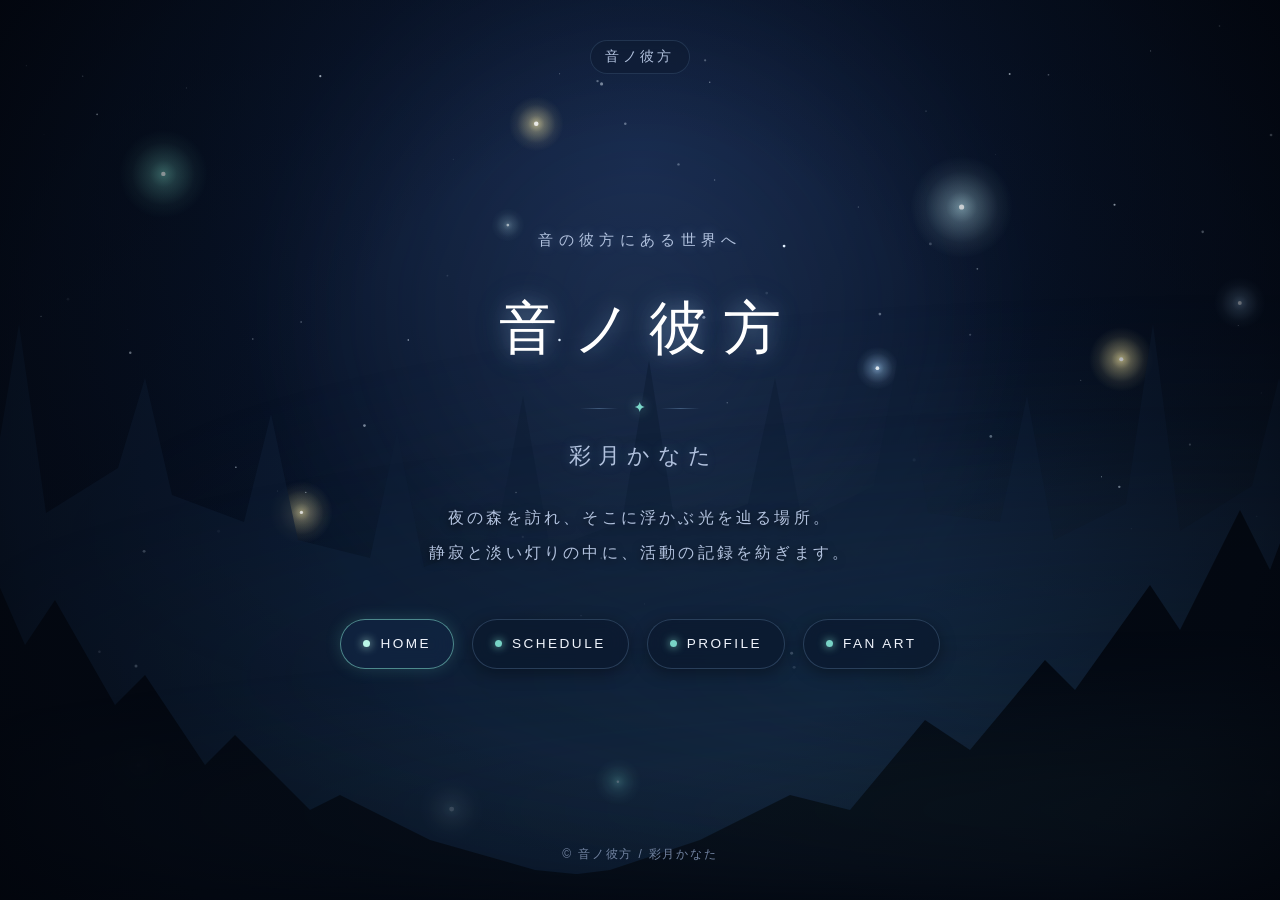
<file: index.html>
<!DOCTYPE html>
<html lang="ja">
<head>
  <meta charset="UTF-8">
  <meta name="viewport" content="width=device-width, initial-scale=1.0">
  <title>HOME — 音ノ彼方 / 彩月かなた</title>
  <link rel="stylesheet" href="css/style.css">
</head>
<body>

  <!-- ========================================================================
       背景演出: 夜の森（星、月明かり、精霊の光、霧、木々のシルエット）
       ======================================================================== -->
  <div class="forest-scene" aria-hidden="true">
    <!-- 夜空のベースグラデーション -->
    <div class="sky-layer"></div>

    <!-- 上部から差し込む淡い月明かり -->
    <div class="moonlight"></div>

    <!-- 星と浮遊する淡い光（精霊）を描画するCanvas -->
    <canvas id="forest-canvas"></canvas>

    <!-- 奥の霧 -->
    <div class="fog-layer fog-back"></div>

    <!-- 奥の木々シルエット (SVG) -->
    <div class="trees-layer trees-back">
      <svg viewBox="0 0 1440 500" fill="none" preserveAspectRatio="xMidYMax slice" xmlns="http://www.w3.org/2000/svg">
        <path fill="var(--tree-layer-back)" d="
          M0,500 L0,320
          L25,325 L35,280 L45,325 L65,310 L75,250 L85,315 L110,320 L125,230 L140,325 L170,305 L185,210 L200,315
          L230,290 L245,190 L260,300 L290,280 L305,220 L320,295 L360,270 L375,180 L390,285 L430,260 L445,210
          L460,275 L500,290 L515,230 L530,300 L570,310 L585,240 L600,315 L640,300 L655,220 L670,305 L710,290
          L725,200 L740,295 L780,280 L795,210 L810,290 L850,270 L865,190 L880,285 L920,290 L935,220 L950,300
          L990,280 L1005,180 L1020,295 L1060,270 L1075,210 L1090,285 L1130,290 L1145,195 L1160,300 L1200,280
          L1215,225 L1230,295 L1270,310 L1285,215 L1300,310 L1340,300 L1355,235 L1370,305 L1410,290 L1425,240
          L1440,280 L1440,500 Z" />
      </svg>
    </div>

    <!-- 中間の霧 -->
    <div class="fog-layer fog-mid"></div>

    <!-- 手前の木々シルエット (SVG) -->
    <div class="trees-layer trees-front">
      <svg viewBox="0 0 1440 600" fill="none" preserveAspectRatio="xMidYMax slice" xmlns="http://www.w3.org/2000/svg">
        <!-- 左側の木立ちシルエット -->
        <path fill="var(--tree-layer-front)" d="
          M0,600 L0,60
          C15,80 30,120 40,150
          L50,110 L65,170 L75,130 L90,190 L105,150 L120,230
          L130,190 L150,260 L160,220 L180,300 L195,260 L220,350
          L235,310 L260,390 L275,350 L310,430 L330,400 L370,470
          L390,450 L430,510 L450,490 L500,540 L520,530 L580,560
          L650,580 L750,590 L1440,600 Z" />

        <!-- 右側の木立ちシルエット -->
        <path fill="var(--tree-layer-front)" d="
          M1440,600 L1440,40
          C1425,70 1410,110 1395,140
          L1385,100 L1370,160 L1355,120 L1340,180 L1325,140 L1310,220
          L1295,180 L1275,250 L1260,210 L1240,290 L1220,250 L1190,340
          L1170,300 L1140,380 L1120,340 L1080,420 L1060,390 L1010,460
          L990,440 L940,500 L910,480 L860,540 L820,530 L760,560
          L700,580 L620,590 L0,600 Z" />

        <!-- 樹木の幹・ディテール（左側） -->
        <path fill="var(--tree-layer-front)" d="
          M40,600 L45,180 L60,110 L75,180 L70,600 Z
          M130,600 L135,240 L145,190 L155,240 L150,600 Z
          M230,600 L235,340 L245,290 L255,340 L250,600 Z" />

        <!-- 樹木の幹・ディテール（右側） -->
        <path fill="var(--tree-layer-front)" d="
          M1400,600 L1395,160 L1380,90 L1365,160 L1370,600 Z
          M1300,600 L1295,230 L1285,170 L1275,230 L1280,600 Z
          M1200,600 L1195,330 L1185,270 L1175,330 L1180,600 Z" />
      </svg>
    </div>

    <!-- 手前の微かな霧 -->
    <div class="fog-layer fog-front"></div>

    <!-- 画面周辺の減光効果 -->
    <div class="vignette-overlay"></div>
  </div>

  <!-- ========================================================================
       メインコンテンツ（HOME）
       ======================================================================== -->
  <div class="site-wrapper">
    <!-- ヘッダー -->
    <header class="site-header">
      <a href="index.html" class="site-title-link">音ノ彼方</a>
    </header>

    <!-- メインコンテンツ -->
    <main class="page-content">
      <p class="hero-catch">音の彼方にある世界へ</p>

      <h1 class="hero-title">
        <span class="title-main">音ノ彼方</span>
        <span class="title-divider">
          <span class="divider-line"></span>
          <span class="divider-spark">✦</span>
          <span class="divider-line"></span>
        </span>
        <span class="title-sub">彩月かなた</span>
      </h1>

      <p class="hero-desc">
        夜の森を訪れ、そこに浮かぶ光を辿る場所。<br class="pc-only">
        静寂と淡い灯りの中に、活動の記録を紡ぎます。
      </p>

      <!-- 主要ナビゲーション -->
      <nav class="forest-nav" aria-label="サイト内主要ナビゲーション">
        <ul class="nav-list">
          <li>
            <a href="index.html" class="nav-item active" aria-current="page">
              <span class="nav-spirit"></span>
              <span class="nav-text">HOME</span>
            </a>
          </li>
          <li>
            <a href="schedule.html" class="nav-item">
              <span class="nav-spirit"></span>
              <span class="nav-text">SCHEDULE</span>
            </a>
          </li>
          <li>
            <a href="profile.html" class="nav-item">
              <span class="nav-spirit"></span>
              <span class="nav-text">PROFILE</span>
            </a>
          </li>
          <li>
            <a href="fanart.html" class="nav-item">
              <span class="nav-spirit"></span>
              <span class="nav-text">FAN ART</span>
            </a>
          </li>
        </ul>
      </nav>
    </main>

    <!-- フッター -->
    <footer class="site-footer">
      <p class="footer-copy">&copy; 音ノ彼方 / 彩月かなた</p>
    </footer>
  </div>

  <script src="js/main.js"></script>
</body>
</html>
</file>
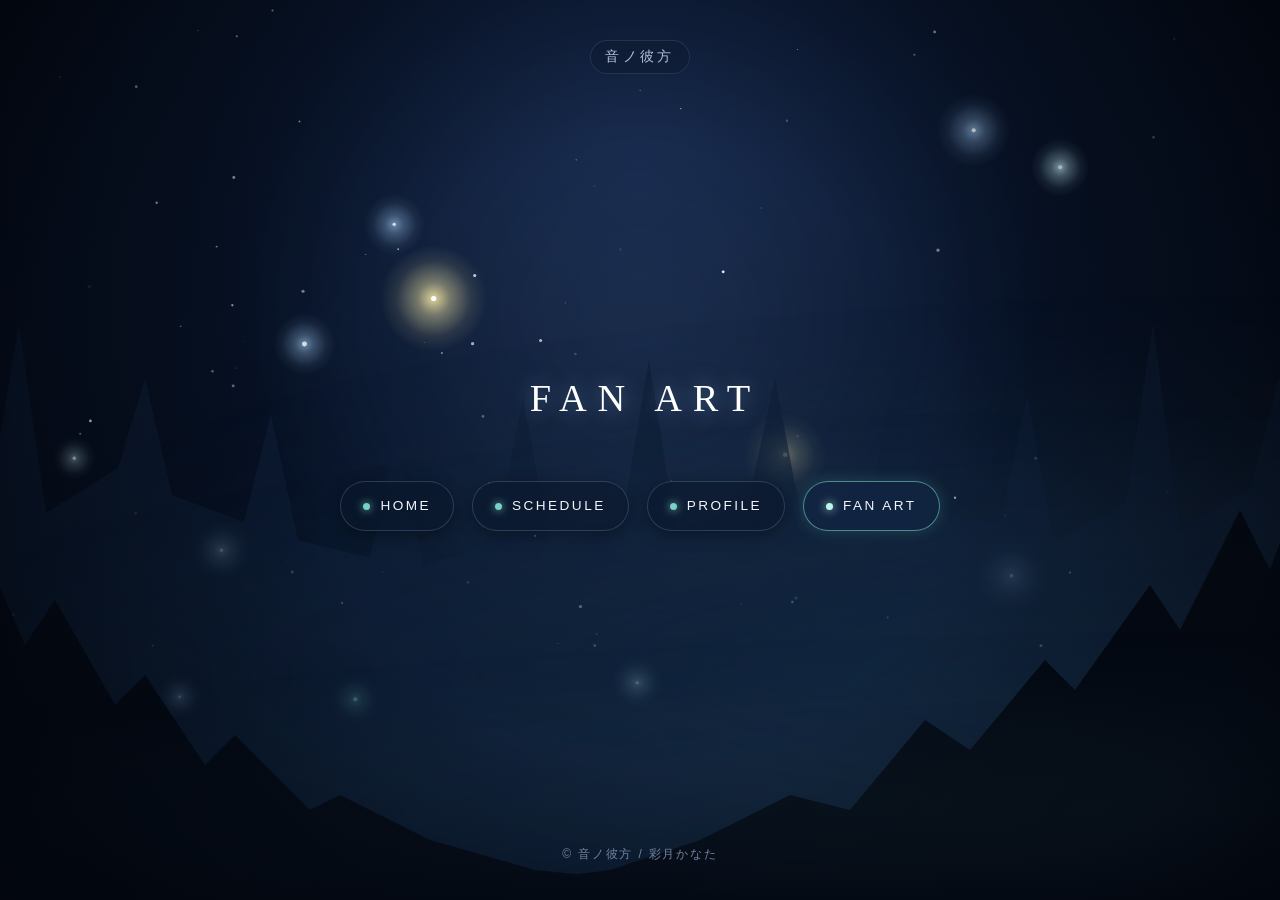
<file: fanart.html>
<!DOCTYPE html>
<html lang="ja">
<head>
  <meta charset="UTF-8">
  <meta name="viewport" content="width=device-width, initial-scale=1.0">
  <title>FAN ART — 音ノ彼方 / 彩月かなた</title>
  <link rel="stylesheet" href="css/style.css">
</head>
<body>

  <!-- ========================================================================
       背景演出: 夜の森
       ======================================================================== -->
  <div class="forest-scene" aria-hidden="true">
    <div class="sky-layer"></div>
    <div class="moonlight"></div>
    <canvas id="forest-canvas"></canvas>
    <div class="fog-layer fog-back"></div>
    <div class="trees-layer trees-back">
      <svg viewBox="0 0 1440 500" fill="none" preserveAspectRatio="xMidYMax slice" xmlns="http://www.w3.org/2000/svg">
        <path fill="var(--tree-layer-back)" d="
          M0,500 L0,320
          L25,325 L35,280 L45,325 L65,310 L75,250 L85,315 L110,320 L125,230 L140,325 L170,305 L185,210 L200,315
          L230,290 L245,190 L260,300 L290,280 L305,220 L320,295 L360,270 L375,180 L390,285 L430,260 L445,210
          L460,275 L500,290 L515,230 L530,300 L570,310 L585,240 L600,315 L640,300 L655,220 L670,305 L710,290
          L725,200 L740,295 L780,280 L795,210 L810,290 L850,270 L865,190 L880,285 L920,290 L935,220 L950,300
          L990,280 L1005,180 L1020,295 L1060,270 L1075,210 L1090,285 L1130,290 L1145,195 L1160,300 L1200,280
          L1215,225 L1230,295 L1270,310 L1285,215 L1300,310 L1340,300 L1355,235 L1370,305 L1410,290 L1425,240
          L1440,280 L1440,500 Z" />
      </svg>
    </div>
    <div class="fog-layer fog-mid"></div>
    <div class="trees-layer trees-front">
      <svg viewBox="0 0 1440 600" fill="none" preserveAspectRatio="xMidYMax slice" xmlns="http://www.w3.org/2000/svg">
        <path fill="var(--tree-layer-front)" d="
          M0,600 L0,60
          C15,80 30,120 40,150
          L50,110 L65,170 L75,130 L90,190 L105,150 L120,230
          L130,190 L150,260 L160,220 L180,300 L195,260 L220,350
          L235,310 L260,390 L275,350 L310,430 L330,400 L370,470
          L390,450 L430,510 L450,490 L500,540 L520,530 L580,560
          L650,580 L750,590 L1440,600 Z" />
        <path fill="var(--tree-layer-front)" d="
          M1440,600 L1440,40
          C1425,70 1410,110 1395,140
          L1385,100 L1370,160 L1355,120 L1340,180 L1325,140 L1310,220
          L1295,180 L1275,250 L1260,210 L1240,290 L1220,250 L1190,340
          L1170,300 L1140,380 L1120,340 L1080,420 L1060,390 L1010,460
          L990,440 L940,500 L910,480 L860,540 L820,530 L760,560
          L700,580 L620,590 L0,600 Z" />
        <path fill="var(--tree-layer-front)" d="
          M40,600 L45,180 L60,110 L75,180 L70,600 Z
          M130,600 L135,240 L145,190 L155,240 L150,600 Z
          M230,600 L235,340 L245,290 L255,340 L250,600 Z" />
        <path fill="var(--tree-layer-front)" d="
          M1400,600 L1395,160 L1380,90 L1365,160 L1370,600 Z
          M1300,600 L1295,230 L1285,170 L1275,230 L1280,600 Z
          M1200,600 L1195,330 L1185,270 L1175,330 L1180,600 Z" />
      </svg>
    </div>
    <div class="fog-layer fog-front"></div>
    <div class="vignette-overlay"></div>
  </div>

  <!-- ========================================================================
       メインコンテンツ（FAN ART）
       ======================================================================== -->
  <div class="site-wrapper">
    <header class="site-header">
      <a href="index.html" class="site-title-link">音ノ彼方</a>
    </header>

    <main class="page-content">
      <h1 class="page-heading">FAN ART</h1>

      <!-- 主要ナビゲーション -->
      <nav class="forest-nav" aria-label="サイト内主要ナビゲーション">
        <ul class="nav-list">
          <li>
            <a href="index.html" class="nav-item">
              <span class="nav-spirit"></span>
              <span class="nav-text">HOME</span>
            </a>
          </li>
          <li>
            <a href="schedule.html" class="nav-item">
              <span class="nav-spirit"></span>
              <span class="nav-text">SCHEDULE</span>
            </a>
          </li>
          <li>
            <a href="profile.html" class="nav-item">
              <span class="nav-spirit"></span>
              <span class="nav-text">PROFILE</span>
            </a>
          </li>
          <li>
            <a href="fanart.html" class="nav-item active" aria-current="page">
              <span class="nav-spirit"></span>
              <span class="nav-text">FAN ART</span>
            </a>
          </li>
        </ul>
      </nav>
    </main>

    <footer class="site-footer">
      <p class="footer-copy">&copy; 音ノ彼方 / 彩月かなた</p>
    </footer>
  </div>

  <script src="js/main.js"></script>
</body>
</html>
</file>
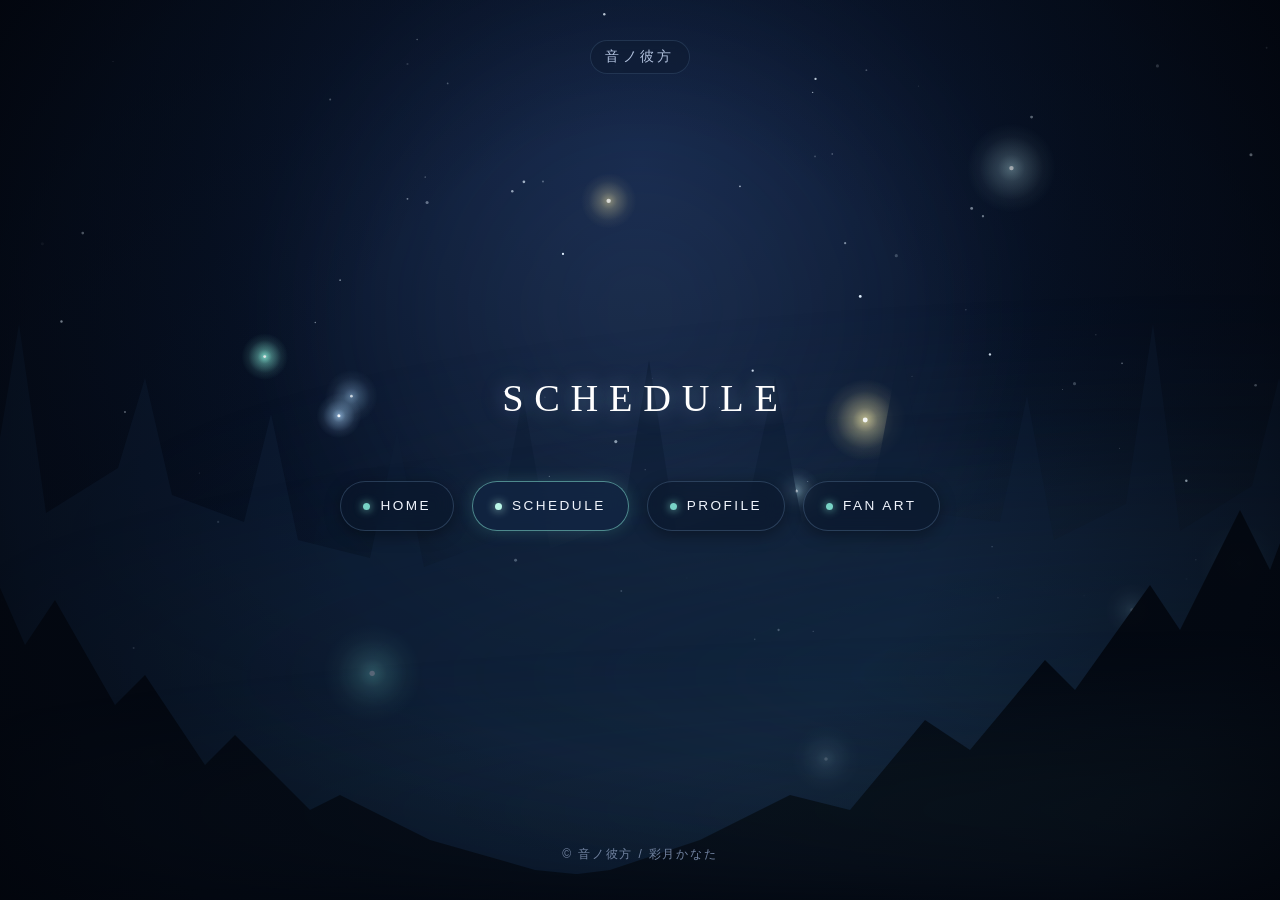
<file: schedule.html>
<!DOCTYPE html>
<html lang="ja">
<head>
  <meta charset="UTF-8">
  <meta name="viewport" content="width=device-width, initial-scale=1.0">
  <title>SCHEDULE — 音ノ彼方 / 彩月かなた</title>
  <link rel="stylesheet" href="css/style.css">
</head>
<body>

  <!-- ========================================================================
       背景演出: 夜の森
       ======================================================================== -->
  <div class="forest-scene" aria-hidden="true">
    <div class="sky-layer"></div>
    <div class="moonlight"></div>
    <canvas id="forest-canvas"></canvas>
    <div class="fog-layer fog-back"></div>
    <div class="trees-layer trees-back">
      <svg viewBox="0 0 1440 500" fill="none" preserveAspectRatio="xMidYMax slice" xmlns="http://www.w3.org/2000/svg">
        <path fill="var(--tree-layer-back)" d="
          M0,500 L0,320
          L25,325 L35,280 L45,325 L65,310 L75,250 L85,315 L110,320 L125,230 L140,325 L170,305 L185,210 L200,315
          L230,290 L245,190 L260,300 L290,280 L305,220 L320,295 L360,270 L375,180 L390,285 L430,260 L445,210
          L460,275 L500,290 L515,230 L530,300 L570,310 L585,240 L600,315 L640,300 L655,220 L670,305 L710,290
          L725,200 L740,295 L780,280 L795,210 L810,290 L850,270 L865,190 L880,285 L920,290 L935,220 L950,300
          L990,280 L1005,180 L1020,295 L1060,270 L1075,210 L1090,285 L1130,290 L1145,195 L1160,300 L1200,280
          L1215,225 L1230,295 L1270,310 L1285,215 L1300,310 L1340,300 L1355,235 L1370,305 L1410,290 L1425,240
          L1440,280 L1440,500 Z" />
      </svg>
    </div>
    <div class="fog-layer fog-mid"></div>
    <div class="trees-layer trees-front">
      <svg viewBox="0 0 1440 600" fill="none" preserveAspectRatio="xMidYMax slice" xmlns="http://www.w3.org/2000/svg">
        <path fill="var(--tree-layer-front)" d="
          M0,600 L0,60
          C15,80 30,120 40,150
          L50,110 L65,170 L75,130 L90,190 L105,150 L120,230
          L130,190 L150,260 L160,220 L180,300 L195,260 L220,350
          L235,310 L260,390 L275,350 L310,430 L330,400 L370,470
          L390,450 L430,510 L450,490 L500,540 L520,530 L580,560
          L650,580 L750,590 L1440,600 Z" />
        <path fill="var(--tree-layer-front)" d="
          M1440,600 L1440,40
          C1425,70 1410,110 1395,140
          L1385,100 L1370,160 L1355,120 L1340,180 L1325,140 L1310,220
          L1295,180 L1275,250 L1260,210 L1240,290 L1220,250 L1190,340
          L1170,300 L1140,380 L1120,340 L1080,420 L1060,390 L1010,460
          L990,440 L940,500 L910,480 L860,540 L820,530 L760,560
          L700,580 L620,590 L0,600 Z" />
        <path fill="var(--tree-layer-front)" d="
          M40,600 L45,180 L60,110 L75,180 L70,600 Z
          M130,600 L135,240 L145,190 L155,240 L150,600 Z
          M230,600 L235,340 L245,290 L255,340 L250,600 Z" />
        <path fill="var(--tree-layer-front)" d="
          M1400,600 L1395,160 L1380,90 L1365,160 L1370,600 Z
          M1300,600 L1295,230 L1285,170 L1275,230 L1280,600 Z
          M1200,600 L1195,330 L1185,270 L1175,330 L1180,600 Z" />
      </svg>
    </div>
    <div class="fog-layer fog-front"></div>
    <div class="vignette-overlay"></div>
  </div>

  <!-- ========================================================================
       メインコンテンツ（SCHEDULE）
       ======================================================================== -->
  <div class="site-wrapper">
    <header class="site-header">
      <a href="index.html" class="site-title-link">音ノ彼方</a>
    </header>

    <main class="page-content">
      <h1 class="page-heading">SCHEDULE</h1>

      <!-- 主要ナビゲーション -->
      <nav class="forest-nav" aria-label="サイト内主要ナビゲーション">
        <ul class="nav-list">
          <li>
            <a href="index.html" class="nav-item">
              <span class="nav-spirit"></span>
              <span class="nav-text">HOME</span>
            </a>
          </li>
          <li>
            <a href="schedule.html" class="nav-item active" aria-current="page">
              <span class="nav-spirit"></span>
              <span class="nav-text">SCHEDULE</span>
            </a>
          </li>
          <li>
            <a href="profile.html" class="nav-item">
              <span class="nav-spirit"></span>
              <span class="nav-text">PROFILE</span>
            </a>
          </li>
          <li>
            <a href="fanart.html" class="nav-item">
              <span class="nav-spirit"></span>
              <span class="nav-text">FAN ART</span>
            </a>
          </li>
        </ul>
      </nav>
    </main>

    <footer class="site-footer">
      <p class="footer-copy">&copy; 音ノ彼方 / 彩月かなた</p>
    </footer>
  </div>

  <script src="js/main.js"></script>
</body>
</html>
</file>
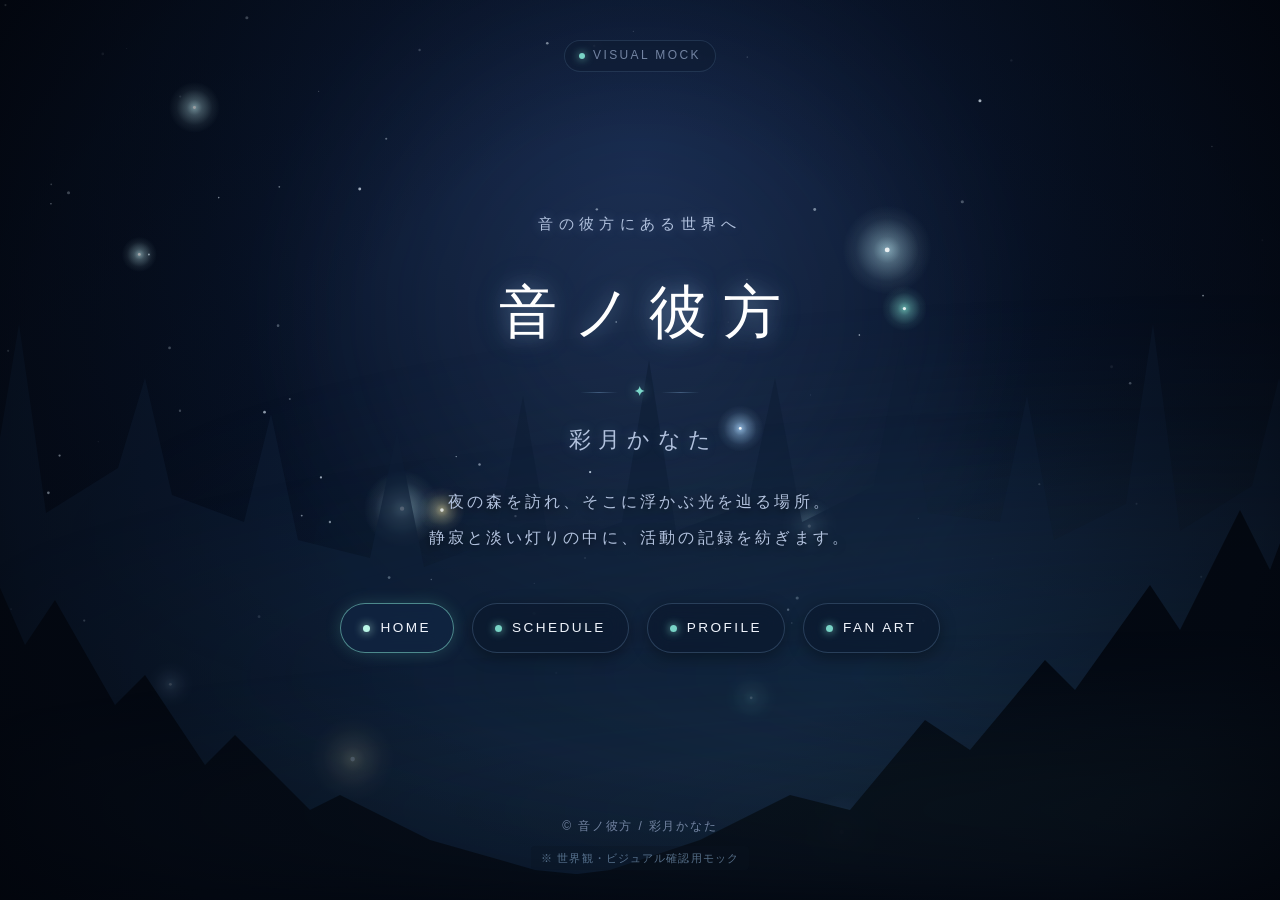
<file: specs/001-home/mock.html>
<!DOCTYPE html>
<html lang="ja">
<head>
  <meta charset="UTF-8">
  <meta name="viewport" content="width=device-width, initial-scale=1.0">
  <title>音ノ彼方 / 彩月かなた — Official Website</title>
  <style>
/* ==========================================================================
   音ノ彼方 / 彩月かなた — Official Website (HOMEモック用スタイル)
   ========================================================================== */

/* --- 基本リセット & 変数定義 --- */
:root {
  /* 背景・環境カラー */
  --bg-deep-space: #03060f;
  --bg-night-sky: #071022;
  --bg-forest-deep: #050b16;

  /* 木々のシルエットカラー（奥・中・手前） */
  --tree-layer-back: #0e1e36;
  --tree-layer-mid: #081324;
  --tree-layer-front: #030811;

  /* 精霊・光のカラー */
  --spirit-cyan: rgba(140, 245, 225, 0.85);
  --spirit-gold: rgba(255, 240, 160, 0.85);
  --spirit-blue: rgba(170, 210, 255, 0.85);
  --moonlight-glow: rgba(160, 205, 255, 0.12);

  /* テキストカラー（視認性を確保） */
  --text-main: #f0f4fc;
  --text-sub: #b2c2de;
  --text-dim: #7384a2;

  /* ナビゲーション・UI */
  --ui-bg: rgba(10, 22, 42, 0.55);
  --ui-border: rgba(160, 205, 255, 0.2);
  --ui-hover-bg: rgba(24, 48, 86, 0.7);
  --ui-hover-border: rgba(160, 230, 220, 0.6);

  /* フォント指定（明朝体ベースで静寂と幻想的な雰囲気を演出） */
  --font-serif: "Hiragino Mincho ProN", "Yu Mincho", "Noto Serif JP", serif;
  --font-sans: "Hiragino Sans", "Yu Gothic", "Noto Sans JP", -apple-system, BlinkMacSystemFont, sans-serif;

  /* トランジション */
  --transition-normal: 0.35s cubic-bezier(0.25, 1, 0.5, 1);
  --transition-slow: 0.8s cubic-bezier(0.25, 1, 0.5, 1);
}

*,
*::before,
*::after {
  box-sizing: border-box;
  margin: 0;
  padding: 0;
}

html, body {
  width: 100%;
  height: 100%;
  overflow-x: hidden;
  background-color: var(--bg-deep-space);
  color: var(--text-main);
  font-family: var(--font-serif);
  line-height: 1.8;
  -webkit-font-smoothing: antialiased;
  -moz-osx-font-smoothing: grayscale;
}

/* --- 背景シーン（夜の森全体を包むコンテナ） --- */
.forest-scene {
  position: fixed;
  top: 0;
  left: 0;
  width: 100%;
  height: 100%;
  pointer-events: none; /* コンテンツのクリックを邪魔しない */
  overflow: hidden;
  z-index: 1;
}

/* 夜空のベースグラデーション */
.sky-layer {
  position: absolute;
  inset: 0;
  background: radial-gradient(circle at 50% 18%, #112244 0%, #071226 45%, var(--bg-deep-space) 100%);
  z-index: 1;
}

/* 月明かりのやわらかな漏れ */
.moonlight {
  position: absolute;
  top: -10%;
  left: 50%;
  transform: translateX(-50%);
  width: min(800px, 120vw);
  height: min(800px, 120vw);
  background: radial-gradient(circle, var(--moonlight-glow) 0%, rgba(140, 190, 255, 0.05) 45%, transparent 70%);
  border-radius: 50%;
  filter: blur(40px);
  z-index: 2;
  opacity: 0.8;
  animation: moonlightPulse 12s ease-in-out infinite alternate;
}

@keyframes moonlightPulse {
  0% { transform: translateX(-50%) scale(0.95); opacity: 0.7; }
  100% { transform: translateX(-50%) scale(1.05); opacity: 0.95; }
}

/* 星と精霊を描画するCanvas */
#forest-canvas {
  position: absolute;
  top: 0;
  left: 0;
  width: 100%;
  height: 100%;
  z-index: 3;
}

/* --- 霧レイヤー（奥行き感を出す多重レイヤー） --- */
.fog-layer {
  position: absolute;
  inset: 0;
  width: 200%;
  height: 100%;
  background-repeat: repeat-x;
  pointer-events: none;
}

/* 奥の霧 */
.fog-back {
  background: radial-gradient(ellipse 60% 30% at 50% 60%, rgba(80, 140, 180, 0.12) 0%, transparent 80%);
  filter: blur(35px);
  z-index: 4;
  animation: fogDriftBack 45s linear infinite;
}

/* 中間の霧 */
.fog-mid {
  background: radial-gradient(ellipse 70% 35% at 50% 75%, rgba(60, 120, 160, 0.15) 0%, transparent 80%);
  filter: blur(25px);
  z-index: 6;
  animation: fogDriftMid 30s linear infinite reverse;
}

/* 手前の淡い霧 */
.fog-front {
  background: radial-gradient(ellipse 80% 25% at 50% 90%, rgba(100, 170, 200, 0.09) 0%, transparent 75%);
  filter: blur(20px);
  z-index: 8;
  animation: fogDriftFront 22s linear infinite;
}

@keyframes fogDriftBack {
  0% { transform: translateX(0); }
  100% { transform: translateX(-50%); }
}

@keyframes fogDriftMid {
  0% { transform: translateX(-50%); }
  100% { transform: translateX(0); }
}

@keyframes fogDriftFront {
  0% { transform: translateX(0); }
  100% { transform: translateX(-50%); }
}

/* --- 木々のシルエット（SVG） --- */
.trees-layer {
  position: absolute;
  bottom: 0;
  left: 0;
  width: 100%;
  height: 100%;
  pointer-events: none;
}

.trees-layer svg {
  position: absolute;
  bottom: 0;
  left: 0;
  width: 100%;
  height: 100%;
  object-fit: cover;
}

/* 奥の木々 */
.trees-back {
  z-index: 5;
  opacity: 0.65;
}

/* 手前の木々（額縁のように左右と下部に配置） */
.trees-front {
  z-index: 7;
  opacity: 0.95;
}

/* 周辺減光（ビジュアルを引き締め、中央のコンテンツに自然と視線を集める） */
.vignette-overlay {
  position: absolute;
  inset: 0;
  background: radial-gradient(circle at 50% 50%, transparent 40%, rgba(3, 7, 15, 0.5) 80%, rgba(2, 5, 12, 0.85) 100%);
  z-index: 9;
  pointer-events: none;
}

/* --- サイトコンテンツ（テキスト・ナビゲーション） --- */
.site-wrapper {
  position: relative;
  z-index: 10;
  min-height: 100vh;
  display: flex;
  flex-direction: column;
  justify-content: space-between;
  align-items: center;
  padding: 40px 24px 28px;
  animation: sceneFadeIn 1.6s cubic-bezier(0.22, 1, 0.36, 1) forwards;
}

/* ページを開いたときの静かな入場アニメーション（夜の森へ入った感覚） */
@keyframes sceneFadeIn {
  0% {
    opacity: 0;
    transform: translateY(10px);
  }
  100% {
    opacity: 1;
    transform: translateY(0);
  }
}

/* ヘッダー */
.site-header {
  width: 100%;
  max-width: 960px;
  text-align: center;
}

.site-badge {
  display: inline-flex;
  align-items: center;
  gap: 8px;
  font-family: var(--font-sans);
  font-size: 0.75rem;
  letter-spacing: 0.2em;
  color: var(--text-dim);
  text-transform: uppercase;
  padding: 4px 14px;
  border-radius: 999px;
  background: rgba(14, 25, 45, 0.4);
  border: 1px solid rgba(140, 185, 230, 0.15);
  backdrop-filter: blur(6px);
  -webkit-backdrop-filter: blur(6px);
}

.badge-spark {
  display: inline-block;
  width: 6px;
  height: 6px;
  border-radius: 50%;
  background: var(--spirit-cyan);
  box-shadow: 0 0 8px var(--spirit-cyan);
  animation: pulseDot 2.5s ease-in-out infinite;
}

@keyframes pulseDot {
  0%, 100% { opacity: 0.4; transform: scale(0.85); }
  50% { opacity: 1; transform: scale(1.2); }
}

/* メイン（ヒーローセクション） */
.hero-content {
  flex: 1;
  display: flex;
  flex-direction: column;
  justify-content: center;
  align-items: center;
  text-align: center;
  max-width: 820px;
  width: 100%;
  margin: 40px 0;
}

/* キャッチコピー */
.hero-catch {
  font-size: 0.95rem;
  letter-spacing: 0.35em;
  color: var(--text-sub);
  margin-bottom: 24px;
  font-weight: 300;
  text-shadow: 0 0 12px rgba(160, 205, 255, 0.3);
}

/* メインタイトル */
.hero-title {
  margin-bottom: 24px;
  display: flex;
  flex-direction: column;
  align-items: center;
  gap: 12px;
}

.title-main {
  display: block;
  font-size: clamp(2.2rem, 6vw, 3.6rem);
  font-weight: 400;
  letter-spacing: 0.28em;
  padding-left: 0.28em; /* letter-spacingの右寄りを中央補正 */
  color: #ffffff;
  text-shadow: 
    0 0 20px rgba(180, 220, 255, 0.4),
    0 0 40px rgba(120, 180, 240, 0.2);
}

.title-divider {
  display: flex;
  align-items: center;
  justify-content: center;
  gap: 16px;
  width: 120px;
  margin: 4px 0;
}

.divider-line {
  flex: 1;
  height: 1px;
  background: linear-gradient(90deg, transparent, rgba(160, 210, 255, 0.3), transparent);
}

.divider-spark {
  color: var(--spirit-cyan);
  font-size: 0.8rem;
  filter: drop-shadow(0 0 6px var(--spirit-cyan));
}

.title-sub {
  display: block;
  font-size: clamp(1rem, 2.6vw, 1.4rem);
  font-weight: 300;
  letter-spacing: 0.32em;
  padding-left: 0.32em;
  color: var(--text-sub);
  text-shadow: 0 0 12px rgba(140, 190, 240, 0.25);
}

/* サイト説明文（余白を意識した静かな文章） */
.hero-desc {
  font-size: clamp(0.85rem, 1.8vw, 1rem);
  letter-spacing: 0.2em;
  color: var(--text-sub);
  line-height: 2.2;
  margin-bottom: 48px;
  max-width: 540px;
  text-shadow: 0 2px 8px rgba(0, 0, 0, 0.7);
}

/* --- ナビゲーション（森に浮かぶ光を辿るUI） --- */
.forest-nav {
  width: 100%;
  max-width: 760px;
}

.nav-list {
  list-style: none;
  display: flex;
  flex-wrap: wrap;
  justify-content: center;
  gap: 14px 18px;
}

.nav-item {
  position: relative;
  display: inline-flex;
  align-items: center;
  gap: 10px;
  padding: 12px 22px;
  color: var(--text-main);
  text-decoration: none;
  font-family: var(--font-sans);
  font-size: 0.85rem;
  letter-spacing: 0.18em;
  background: var(--ui-bg);
  border: 1px solid var(--ui-border);
  border-radius: 999px;
  backdrop-filter: blur(10px);
  -webkit-backdrop-filter: blur(10px);
  box-shadow: 0 4px 16px rgba(0, 0, 0, 0.35);
  transition: all var(--transition-normal);
  cursor: pointer;
}

/* ナビゲーション左横の小さな光の粒（精霊の道標） */
.nav-spirit {
  display: inline-block;
  width: 7px;
  height: 7px;
  border-radius: 50%;
  background: var(--spirit-cyan);
  box-shadow: 0 0 8px var(--spirit-cyan);
  transition: transform var(--transition-normal), box-shadow var(--transition-normal), background-color var(--transition-normal);
}

.nav-item:hover {
  background: var(--ui-hover-bg);
  border-color: var(--ui-hover-border);
  color: #ffffff;
  transform: translateY(-2px);
  box-shadow: 
    0 6px 20px rgba(0, 0, 0, 0.45),
    0 0 15px rgba(120, 220, 200, 0.25);
}

.nav-item:hover .nav-spirit {
  transform: scale(1.4);
  background: #ffffff;
  box-shadow: 0 0 12px #ffffff, 0 0 20px var(--spirit-cyan);
}

/* アクティブ項目（HOME） */
.nav-item.active {
  border-color: rgba(140, 240, 220, 0.5);
  background: rgba(18, 38, 68, 0.7);
  box-shadow: 0 0 16px rgba(100, 210, 190, 0.2);
}

.nav-item.active .nav-spirit {
  background: #bbf7e8;
  box-shadow: 0 0 10px #bbf7e8;
}

/* フォーカス時のアクセシビリティ（キーボード操作対応） */
.nav-item:focus-visible {
  outline: 2px solid var(--spirit-cyan);
  outline-offset: 3px;
}

/* --- フッター --- */
.site-footer {
  width: 100%;
  max-width: 960px;
  text-align: center;
  padding-top: 24px;
}

.footer-copy {
  font-family: var(--font-sans);
  font-size: 0.75rem;
  letter-spacing: 0.15em;
  color: var(--text-dim);
  margin-bottom: 6px;
}

.mock-notice {
  display: inline-block;
  font-family: var(--font-sans);
  font-size: 0.7rem;
  letter-spacing: 0.1em;
  color: rgba(140, 175, 210, 0.6);
  padding: 2px 10px;
  border-radius: 4px;
  background: rgba(10, 20, 35, 0.3);
}

/* --- レスポンシブ対応（スマートフォン・小型画面向け） --- */
@media (max-width: 768px) {
  .site-wrapper {
    padding: 28px 18px 20px;
  }

  .hero-content {
    margin: 24px 0 32px;
  }

  .hero-catch {
    font-size: 0.82rem;
    letter-spacing: 0.25em;
    margin-bottom: 16px;
  }

  .hero-desc {
    font-size: 0.85rem;
    line-height: 2;
    margin-bottom: 36px;
    padding: 0 10px;
  }

  /* スマホではPC用の改行を解除 */
  .pc-only {
    display: none;
  }

  /* スマホでのナビゲーション：押しやすい2列グリッド */
  .nav-list {
    display: grid;
    grid-template-columns: repeat(2, 1fr);
    gap: 12px;
    width: 100%;
    max-width: 380px;
    margin: 0 auto;
  }

  .nav-item {
    justify-content: center;
    padding: 12px 14px;
    font-size: 0.8rem;
    letter-spacing: 0.12em;
    min-height: 46px; /* タップしやすいサイズ */
  }

  /* スマホでは霧のアニメーションやブラーの負荷を軽減 */
  .fog-back {
    filter: blur(20px);
    animation-duration: 60s;
  }

  .fog-mid {
    filter: blur(15px);
    animation-duration: 40s;
  }

  .fog-front {
    display: none; /* スマホでは手前の霧を省略して文字をクリアに */
  }

  .moonlight {
    filter: blur(25px);
    opacity: 0.7;
  }
}

/* --- 視覚負荷軽減（prefers-reduced-motion）対応 --- */
@media (prefers-reduced-motion: reduce) {
  *,
  *::before,
  *::after {
    animation-duration: 0.01ms !important;
    animation-iteration-count: 1 !important;
    transition-duration: 0.01ms !important;
    scroll-behavior: auto !important;
  }

  .site-wrapper {
    opacity: 1 !important;
    transition: none !important;
  }

  .fog-layer {
    animation: none !important;
  }

  .moonlight {
    animation: none !important;
  }
}
  </style>
</head>
<body>

  <!-- ========================================================================
       背景演出: 夜の森（星、月明かり、精霊の光、霧、木々のシルエット）
       ======================================================================== -->
  <div class="forest-scene" aria-hidden="true">
    <!-- 夜空のベースグラデーション -->
    <div class="sky-layer"></div>

    <!-- 上部から差し込む淡い月明かり -->
    <div class="moonlight"></div>

    <!-- 星と浮遊する淡い光（精霊）を描画するCanvas -->
    <canvas id="forest-canvas"></canvas>

    <!-- 奥の霧 -->
    <div class="fog-layer fog-back"></div>

    <!-- 奥の木々シルエット (SVG) -->
    <div class="trees-layer trees-back">
      <svg viewBox="0 0 1440 500" fill="none" preserveAspectRatio="xMidYMax slice" xmlns="http://www.w3.org/2000/svg">
        <path fill="var(--tree-layer-back)" d="
          M0,500 L0,320 
          L25,325 L35,280 L45,325 L65,310 L75,250 L85,315 L110,320 L125,230 L140,325 L170,305 L185,210 L200,315
          L230,290 L245,190 L260,300 L290,280 L305,220 L320,295 L360,270 L375,180 L390,285 L430,260 L445,210
          L460,275 L500,290 L515,230 L530,300 L570,310 L585,240 L600,315 L640,300 L655,220 L670,305 L710,290
          L725,200 L740,295 L780,280 L795,210 L810,290 L850,270 L865,190 L880,285 L920,290 L935,220 L950,300
          L990,280 L1005,180 L1020,295 L1060,270 L1075,210 L1090,285 L1130,290 L1145,195 L1160,300 L1200,280
          L1215,225 L1230,295 L1270,310 L1285,215 L1300,310 L1340,300 L1355,235 L1370,305 L1410,290 L1425,240
          L1440,280 L1440,500 Z" />
      </svg>
    </div>

    <!-- 中間の霧 -->
    <div class="fog-layer fog-mid"></div>

    <!-- 手前の木々シルエット（画面両端から中央を包み込む自然なフレーム構図） (SVG) -->
    <div class="trees-layer trees-front">
      <svg viewBox="0 0 1440 600" fill="none" preserveAspectRatio="xMidYMax slice" xmlns="http://www.w3.org/2000/svg">
        <!-- 左側の木立ちシルエット -->
        <path fill="var(--tree-layer-front)" d="
          M0,600 L0,60
          C15,80 30,120 40,150
          L50,110 L65,170 L75,130 L90,190 L105,150 L120,230
          L130,190 L150,260 L160,220 L180,300 L195,260 L220,350
          L235,310 L260,390 L275,350 L310,430 L330,400 L370,470
          L390,450 L430,510 L450,490 L500,540 L520,530 L580,560
          L650,580 L750,590 L1440,600 Z" />
        
        <!-- 右側の木立ちシルエット -->
        <path fill="var(--tree-layer-front)" d="
          M1440,600 L1440,40
          C1425,70 1410,110 1395,140
          L1385,100 L1370,160 L1355,120 L1340,180 L1325,140 L1310,220
          L1295,180 L1275,250 L1260,210 L1240,290 L1220,250 L1190,340
          L1170,300 L1140,380 L1120,340 L1080,420 L1060,390 L1010,460
          L990,440 L940,500 L910,480 L860,540 L820,530 L760,560
          L700,580 L620,590 L0,600 Z" />

        <!-- 樹木の幹・リアルな針葉樹ディテール（左側主幹） -->
        <path fill="var(--tree-layer-front)" d="
          M40,600 L45,180 L60,110 L75,180 L70,600 Z
          M130,600 L135,240 L145,190 L155,240 L150,600 Z
          M230,600 L235,340 L245,290 L255,340 L250,600 Z" />

        <!-- 樹木の幹・リアルな針葉樹ディテール（右側主幹） -->
        <path fill="var(--tree-layer-front)" d="
          M1400,600 L1395,160 L1380,90 L1365,160 L1370,600 Z
          M1300,600 L1295,230 L1285,170 L1275,230 L1280,600 Z
          M1200,600 L1195,330 L1185,270 L1175,330 L1180,600 Z" />
      </svg>
    </div>

    <!-- 手前の微かな霧 -->
    <div class="fog-layer fog-front"></div>

    <!-- 画面周辺の減光効果（中央の光と文字を際立たせる） -->
    <div class="vignette-overlay"></div>
  </div>

  <!-- ========================================================================
       メインコンテンツ（HOME）
       ======================================================================== -->
  <div class="site-wrapper">
    <!-- ヘッダー（控えめなバッジ） -->
    <header class="site-header">
      <span class="site-badge">
        <span class="badge-spark"></span>
        VISUAL MOCK
      </span>
    </header>

    <!-- ヒーローセクション（メインビジュアル） -->
    <main class="hero-content">
      <p class="hero-catch">音の彼方にある世界へ</p>

      <h1 class="hero-title">
        <span class="title-main">音ノ彼方</span>
        <span class="title-divider">
          <span class="divider-line"></span>
          <span class="divider-spark">✦</span>
          <span class="divider-line"></span>
        </span>
        <span class="title-sub">彩月かなた</span>
      </h1>

      <p class="hero-desc">
        夜の森を訪れ、そこに浮かぶ光を辿る場所。<br class="pc-only">
        静寂と淡い灯りの中に、活動の記録を紡ぎます。
      </p>

      <!-- 主要ナビゲーション（光を辿るメニュー） -->
      <nav class="forest-nav" aria-label="サイト内主要ナビゲーション">
        <ul class="nav-list">
          <li>
            <a href="mock.html" class="nav-item active" aria-current="page">
              <span class="nav-spirit"></span>
              <span class="nav-text">HOME</span>
            </a>
          </li>
          <li>
            <a href="schedule.html" class="nav-item">
              <span class="nav-spirit"></span>
              <span class="nav-text">SCHEDULE</span>
            </a>
          </li>
          <li>
            <a href="profile.html" class="nav-item">
              <span class="nav-spirit"></span>
              <span class="nav-text">PROFILE</span>
            </a>
          </li>
          <li>
            <a href="fanart.html" class="nav-item">
              <span class="nav-spirit"></span>
              <span class="nav-text">FAN ART</span>
            </a>
          </li>
        </ul>
      </nav>
    </main>

    <!-- フッター -->
    <footer class="site-footer">
      <p class="footer-copy">&copy; 音ノ彼方 / 彩月かなた</p>
      <p class="mock-notice">※ 世界観・ビジュアル確認用モック</p>
    </footer>
  </div>

  <script>
/**
 * 音ノ彼方 / 彩月かなた — Official Website
 * main.js: 背景の星・浮遊する淡い光（精霊）のCanvas演出、および初期化処理
 */

(function () {
  'use strict';

  // 動作軽減設定（アニメーションを抑える設定）の確認
  const prefersReducedMotion = window.matchMedia('(prefers-reduced-motion: reduce)').matches;

  // DOMContentLoaded時の初期化
  document.addEventListener('DOMContentLoaded', () => {
    initForestCanvas();
  });

  // ページ読み込み完了時にフェードイン表示を適用
  window.addEventListener('load', () => {
    // わずかな遅延を置いて自然に森が広がる感覚を演出
    setTimeout(() => {
      document.body.classList.add('is-loaded');
    }, 150);
  });

  /**
   * 背景の星空・浮遊する光（精霊）を制御するCanvas
   */
  function initForestCanvas() {
    const canvas = document.getElementById('forest-canvas');
    if (!canvas) return;

    const ctx = canvas.getContext('2d');
    let width = 0;
    let height = 0;
    let dpr = 1;
    let animationFrameId = null;

    // マウス位置（PCでの緩やかな反応用）
    const mouse = { x: -1000, y: -1000, isHovering: false };

    // 光の精霊の色定義（淡いシアン・月光ブルー・淡い金色）
    const spiritColors = [
      { r: 140, g: 245, b: 225 }, // 淡いシアン（青緑）
      { r: 170, g: 215, b: 255 }, // 月光ブルー
      { r: 255, g: 240, b: 170 }, // 淡い黄金
      { r: 190, g: 235, b: 245 }  // 透き通る白青
    ];

    let stars = [];
    let spirits = [];

    // キャンバスのリサイズ処理
    function resize() {
      dpr = Math.min(window.devicePixelRatio || 1, 2);
      width = window.innerWidth;
      height = window.innerHeight;

      canvas.width = Math.floor(width * dpr);
      canvas.height = Math.floor(height * dpr);
      canvas.style.width = width + 'px';
      canvas.style.height = height + 'px';

      ctx.scale(dpr, dpr);

      initElements();
    }

    // 星と精霊（浮遊する光）の生成
    function initElements() {
      const isMobile = width < 768;

      // 1. 星の生成（画面サイズに応じて数を調整）
      const starCount = isMobile ? 35 : 75;
      stars = [];
      for (let i = 0; i < starCount; i++) {
        stars.push({
          x: Math.random() * width,
          y: Math.random() * (height * 0.75), // 空から木々の上部に散りばめる
          radius: Math.random() * 1.2 + 0.4,
          baseAlpha: Math.random() * 0.6 + 0.2,
          twinkleSpeed: Math.random() * 0.02 + 0.005,
          twinkleAngle: Math.random() * Math.PI * 2
        });
      }

      // 2. 精霊（抽象的な光の球）の生成
      // スマホでは文字の邪魔をしないよう数を控えめに（5個）、PCは12個
      const spiritCount = isMobile ? 5 : 12;
      spirits = [];
      for (let i = 0; i < spiritCount; i++) {
        const color = spiritColors[Math.floor(Math.random() * spiritColors.length)];
        spirits.push({
          x: Math.random() * width,
          y: Math.random() * height * 0.85 + (height * 0.1),
          vx: (Math.random() - 0.5) * 0.3,
          vy: (Math.random() - 0.5) * 0.25 - 0.05, // ほんの少し上向きに漂いやすい
          radius: Math.random() * 2.5 + 2.0,       // 中心光の半径
          glowMultiplier: Math.random() * 6 + 7,   // 光彩の広がり倍率
          color: color,
          alpha: Math.random() * 0.4 + 0.4,
          pulseSpeed: Math.random() * 0.015 + 0.008,
          pulseAngle: Math.random() * Math.PI * 2,
          wanderAngle: Math.random() * Math.PI * 2,
          wanderSpeed: Math.random() * 0.01 + 0.005
        });
      }
    }

    // 星の描画と更新
    function drawStars() {
      for (let i = 0; i < stars.length; i++) {
        const s = stars[i];
        if (!prefersReducedMotion) {
          s.twinkleAngle += s.twinkleSpeed;
        }
        const currentAlpha = Math.max(0.1, s.baseAlpha + Math.sin(s.twinkleAngle) * 0.3);

        ctx.fillStyle = `rgba(225, 240, 255, ${currentAlpha})`;
        ctx.beginPath();
        ctx.arc(s.x, s.y, s.radius, 0, Math.PI * 2);
        ctx.fill();
      }
    }

    // 精霊（淡い光）の描画と更新
    function drawSpirits() {
      for (let i = 0; i < spirits.length; i++) {
        const sp = spirits[i];

        if (!prefersReducedMotion) {
          // ふわふわとたゆたう自然な揺らぎ（ランダムな風の影響）
          sp.wanderAngle += (Math.random() - 0.5) * 0.1;
          sp.vx += Math.cos(sp.wanderAngle) * 0.015;
          sp.vy += Math.sin(sp.wanderAngle) * 0.015;

          // 速度制限（速くなりすぎないように制御）
          const maxSpeed = 0.45;
          const speed = Math.sqrt(sp.vx * sp.vx + sp.vy * sp.vy);
          if (speed > maxSpeed) {
            sp.vx = (sp.vx / speed) * maxSpeed;
            sp.vy = (sp.vy / speed) * maxSpeed;
          }

          // マウスカーソルに対する穏やかな反応（近づくと少しだけ道を譲るように避ける）
          if (mouse.isHovering) {
            const dx = sp.x - mouse.x;
            const dy = sp.y - mouse.y;
            const dist = Math.sqrt(dx * dx + dy * dy);
            const avoidDist = 120;
            if (dist < avoidDist && dist > 0) {
              const force = (avoidDist - dist) / avoidDist;
              sp.vx += (dx / dist) * force * 0.15;
              sp.vy += (dy / dist) * force * 0.15;
            }
          }

          sp.x += sp.vx;
          sp.y += sp.vy;

          // 画面端を越えたときのゆるやかなループ
          const padding = 60;
          if (sp.x < -padding) sp.x = width + padding;
          if (sp.x > width + padding) sp.x = -padding;
          if (sp.y < -padding) sp.y = height + padding;
          if (sp.y > height + padding) sp.y = -padding;

          // 呼吸するような明滅
          sp.pulseAngle += sp.pulseSpeed;
        }

        const currentAlpha = Math.max(0.15, sp.alpha + Math.sin(sp.pulseAngle) * 0.25);
        const glowRadius = sp.radius * sp.glowMultiplier;

        // 外側のやわらかな光彩（グラデーション）
        const glow = ctx.createRadialGradient(
          sp.x, sp.y, 0,
          sp.x, sp.y, glowRadius
        );
        const { r, g, b } = sp.color;
        glow.addColorStop(0, `rgba(${r}, ${g}, ${b}, ${currentAlpha})`);
        glow.addColorStop(0.3, `rgba(${r}, ${g}, ${b}, ${currentAlpha * 0.5})`);
        glow.addColorStop(0.7, `rgba(${r}, ${g}, ${b}, ${currentAlpha * 0.12})`);
        glow.addColorStop(1, `rgba(${r}, ${g}, ${b}, 0)`);

        ctx.fillStyle = glow;
        ctx.beginPath();
        ctx.arc(sp.x, sp.y, glowRadius, 0, Math.PI * 2);
        ctx.fill();

        // 中心の明るい光核
        ctx.fillStyle = `rgba(255, 255, 255, ${Math.min(1, currentAlpha + 0.2)})`;
        ctx.beginPath();
        ctx.arc(sp.x, sp.y, sp.radius * 0.6, 0, Math.PI * 2);
        ctx.fill();
      }
    }

    // アニメーションループ
    function render() {
      ctx.clearRect(0, 0, width, height);

      drawStars();
      drawSpirits();

      if (!prefersReducedMotion) {
        animationFrameId = requestAnimationFrame(render);
      }
    }

    // イベントリスナー設定
    window.addEventListener('resize', resize);

    // PCでのマウスホバー検知
    if (window.innerWidth >= 768) {
      window.addEventListener('mousemove', (e) => {
        mouse.x = e.clientX;
        mouse.y = e.clientY;
        mouse.isHovering = true;
      });

      window.addEventListener('mouseleave', () => {
        mouse.isHovering = false;
        mouse.x = -1000;
        mouse.y = -1000;
      });
    }

    // 初期起動
    resize();
    render();
  }
})();
  </script>
</body>
</html>
</file>
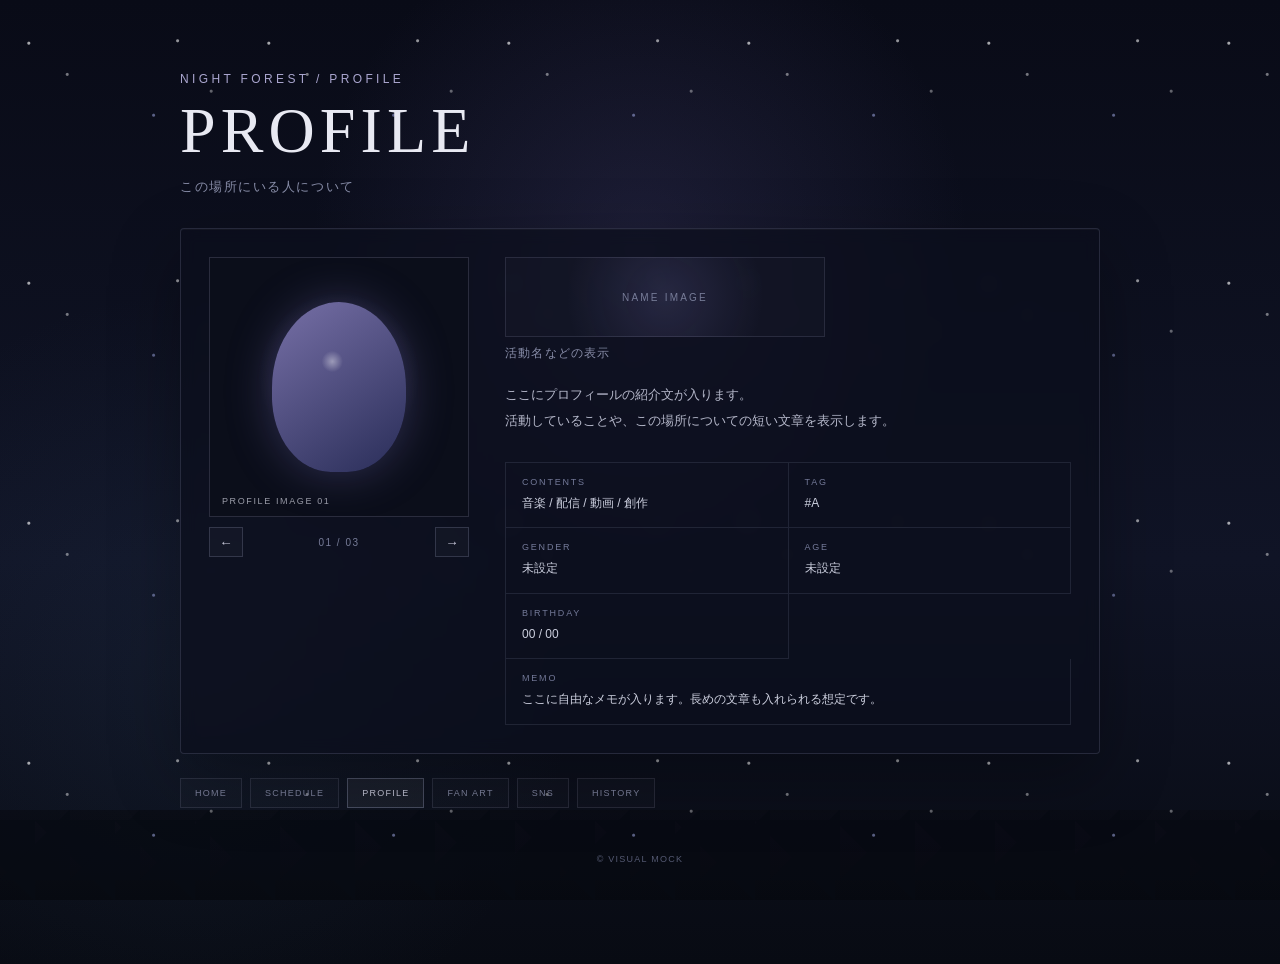
<file: specs/001-profile/mock.html>
<!DOCTYPE html>
<html lang="ja">
<head>
  <meta charset="UTF-8">
  <meta name="viewport" content="width=device-width, initial-scale=1.0">
  <title>PROFILE - Visual Mock</title>
  <style>
    * { box-sizing: border-box; }
    html, body { margin: 0; min-height: 100%; }
    body {
      color: #e8e9f2;
      background:
        radial-gradient(circle at 50% 25%, rgba(91, 83, 145, 0.22), transparent 34%),
        radial-gradient(circle at 15% 70%, rgba(50, 76, 105, 0.16), transparent 30%),
        linear-gradient(180deg, #090b17 0%, #101426 58%, #080b13 100%);
      font-family: "Hiragino Mincho ProN", "Yu Mincho", "Noto Serif JP", serif;
      overflow-x: hidden;
    }
    body::before {
      content: "";
      position: fixed;
      inset: 0;
      pointer-events: none;
      opacity: .8;
      background-image:
        radial-gradient(circle at 12% 18%, rgba(255,255,255,.8) 0 1px, transparent 2px),
        radial-gradient(circle at 28% 31%, rgba(255,255,255,.55) 0 1px, transparent 2px),
        radial-gradient(circle at 74% 17%, rgba(255,255,255,.7) 0 1px, transparent 2px),
        radial-gradient(circle at 88% 38%, rgba(255,255,255,.45) 0 1px, transparent 2px),
        radial-gradient(circle at 64% 48%, rgba(180,190,255,.6) 0 1px, transparent 2px);
      background-size: 240px 240px;
    }
    .page {
      position: relative;
      width: min(920px, calc(100% - 32px));
      margin: 0 auto;
      padding: 72px 0 100px;
    }
    .page-header { margin-bottom: 32px; }
    .eyebrow {
      margin: 0 0 8px;
      color: #aaa6cf;
      font-family: "Hiragino Sans", "Yu Gothic", sans-serif;
      font-size: 12px;
      letter-spacing: .28em;
    }
    h1 {
      margin: 0;
      font-size: clamp(38px, 7vw, 64px);
      font-weight: 400;
      letter-spacing: .08em;
    }
    .subtitle {
      margin: 10px 0 0;
      color: #888da8;
      font-family: "Hiragino Sans", "Yu Gothic", sans-serif;
      font-size: 13px;
      letter-spacing: .12em;
    }
    .profile-card {
      display: grid;
      grid-template-columns: 260px 1fr;
      gap: 36px;
      padding: 28px;
      border: 1px solid rgba(180,184,220,.16);
      border-radius: 4px;
      background: rgba(12,15,29,.72);
      box-shadow: 0 24px 70px rgba(0,0,0,.3), inset 0 1px 0 rgba(255,255,255,.03);
      backdrop-filter: blur(8px);
    }
    .profile-visual { min-width: 0; }
    .image-frame {
      position: relative;
      aspect-ratio: 1 / 1;
      overflow: hidden;
      border: 1px solid rgba(180,184,220,.18);
      background:
        radial-gradient(circle at 50% 45%, rgba(125,120,190,.3), transparent 42%),
        #0b0e1a;
    }
    .mock-image {
      position: absolute;
      inset: 0;
      display: flex;
      align-items: center;
      justify-content: center;
      transition: opacity .25s ease, transform .25s ease;
    }
    .mock-image.is-changing { opacity: 0; transform: scale(.96); }
    .image-one::before {
      content: "";
      width: 52%;
      height: 66%;
      border-radius: 50% 50% 44% 44%;
      background:
        radial-gradient(circle at 45% 35%, rgba(255,255,255,.4), transparent 8%),
        linear-gradient(145deg, #7770a7, #292d58);
      box-shadow: 0 0 45px rgba(121,112,188,.35);
    }
    .image-two {
      background:
        radial-gradient(circle at 30% 35%, rgba(121,150,180,.2), transparent 25%),
        radial-gradient(circle at 70% 60%, rgba(110,92,155,.25), transparent 28%);
    }
    .image-two::before {
      content: "";
      width: 58%;
      height: 58%;
      border-radius: 46% 54% 60% 40%;
      transform: rotate(-18deg);
      background: linear-gradient(135deg, #53617a, #24253f 65%);
      box-shadow: 24px 18px 0 rgba(108,91,157,.2), 0 0 55px rgba(83,99,140,.28);
    }
    .image-three {
      background:
        radial-gradient(circle at 50% 40%, rgba(155,142,197,.22), transparent 28%),
        #0c1020;
    }
    .image-three::before {
      content: "";
      width: 44%;
      height: 62%;
      border-radius: 48% 48% 38% 38%;
      background: linear-gradient(160deg, #9691b8, #343754 58%, #171a2d);
      box-shadow: -28px 18px 0 rgba(71,85,119,.15), 30px -12px 0 rgba(137,117,171,.12), 0 0 60px rgba(129,118,180,.25);
    }
    .image-label {
      position: absolute;
      left: 12px;
      bottom: 10px;
      color: rgba(230,232,245,.65);
      font-family: "Hiragino Sans", "Yu Gothic", sans-serif;
      font-size: 9px;
      letter-spacing: .18em;
    }
    .image-controls {
      display: flex;
      align-items: center;
      justify-content: space-between;
      margin-top: 10px;
      font-family: "Hiragino Sans", "Yu Gothic", sans-serif;
    }
    .image-button {
      width: 34px;
      height: 30px;
      border: 1px solid rgba(180,184,220,.2);
      color: #c8c9da;
      background: rgba(255,255,255,.025);
      cursor: pointer;
    }
    .image-button:hover {
      background: rgba(255,255,255,.07);
      border-color: rgba(180,184,220,.4);
    }
    .image-count {
      color: #777c98;
      font-size: 10px;
      letter-spacing: .15em;
    }
    .profile-main { min-width: 0; }
    .name-image {
      width: min(100%, 320px);
      height: 80px;
      display: flex;
      align-items: center;
      justify-content: center;
      margin-bottom: 8px;
      border: 1px solid rgba(180,184,220,.14);
      background:
        radial-gradient(circle at 50% 50%, rgba(125,120,190,.18), transparent 60%),
        rgba(255,255,255,.015);
    }
    .name-image span {
      color: #777c98;
      font-family: "Hiragino Sans", "Yu Gothic", sans-serif;
      font-size: 10px;
      letter-spacing: .22em;
    }
    .profile-subname {
      margin: 0 0 20px;
      color: #888da8;
      font-family: "Hiragino Sans", "Yu Gothic", sans-serif;
      font-size: 12px;
      letter-spacing: .1em;
    }
    .intro {
      margin: 0 0 28px;
      color: #b5b8ca;
      font-size: 13px;
      line-height: 2;
    }
    .profile-info {
      display: grid;
      grid-template-columns: repeat(2, minmax(0, 1fr));
      border-top: 1px solid rgba(180,184,220,.12);
      border-left: 1px solid rgba(180,184,220,.12);
    }
    .info-item {
      min-width: 0;
      padding: 14px 16px;
      border-right: 1px solid rgba(180,184,220,.12);
      border-bottom: 1px solid rgba(180,184,220,.12);
      font-family: "Hiragino Sans", "Yu Gothic", sans-serif;
    }
    .info-item.memo { grid-column: 1 / -1; }
    .info-label {
      display: block;
      margin-bottom: 6px;
      color: #747a99;
      font-size: 9px;
      letter-spacing: .2em;
    }
    .info-value {
      color: #cdd0df;
      font-size: 12px;
      line-height: 1.7;
      word-break: break-word;
    }
    .navigation {
      display: flex;
      flex-wrap: wrap;
      gap: 8px;
      margin-top: 24px;
      font-family: "Hiragino Sans", "Yu Gothic", sans-serif;
    }
    .nav-button {
      padding: 9px 14px;
      border: 1px solid rgba(180,184,220,.14);
      color: #7f849f;
      background: rgba(255,255,255,.02);
      font-size: 9px;
      letter-spacing: .14em;
    }
    .nav-button.active {
      color: #c5c7d8;
      border-color: rgba(180,184,220,.3);
      background: rgba(255,255,255,.05);
    }
    footer {
      margin-top: 46px;
      color: #555a73;
      font-family: "Hiragino Sans", "Yu Gothic", sans-serif;
      font-size: 9px;
      letter-spacing: .14em;
      text-align: center;
    }
    .forest {
      position: fixed;
      z-index: -1;
      right: 0;
      bottom: 0;
      left: 0;
      height: 90px;
      opacity: .8;
      background:
        linear-gradient(135deg, transparent 49%, #070a12 50%) 0 0 / 70px 70px repeat-x,
        linear-gradient(45deg, transparent 49%, #070a12 50%) 35px 10px / 80px 80px repeat-x,
        linear-gradient(#0a0d16, #070910);
    }
    @media (max-width: 700px) {
      .page { width: min(100% - 22px, 560px); padding-top: 44px; }
      .profile-card {
        grid-template-columns: 1fr;
        gap: 28px;
        padding: 18px;
      }
      .profile-visual { width: min(100%, 300px); margin: 0 auto; }
      .name-image { width: 100%; }
      .profile-info { grid-template-columns: 1fr; }
      .info-item.memo { grid-column: auto; }
      .navigation { justify-content: center; }
    }
    @media (prefers-reduced-motion: reduce) {
      .mock-image { transition: none; }
    }
  </style>
</head>
<body>
  <div class="page">
    <header class="page-header">
      <p class="eyebrow">NIGHT FOREST / PROFILE</p>
      <h1>PROFILE</h1>
      <p class="subtitle">この場所にいる人について</p>
    </header>

    <main>
      <section class="profile-card">
        <div class="profile-visual">
          <div class="image-frame">
            <div class="mock-image image-one" id="profileImage">
              <span class="image-label">PROFILE IMAGE 01</span>
            </div>
          </div>
          <div class="image-controls">
            <button class="image-button" id="prevButton" aria-label="前の画像">←</button>
            <span class="image-count" id="imageCount">01 / 03</span>
            <button class="image-button" id="nextButton" aria-label="次の画像">→</button>
          </div>
        </div>

        <div class="profile-main">
          <div class="name-image">
            <span>NAME IMAGE</span>
          </div>
          <p class="profile-subname">活動名などの表示</p>

          <p class="intro">
            ここにプロフィールの紹介文が入ります。<br>
            活動していることや、この場所についての短い文章を表示します。
          </p>

          <div class="profile-info">
            <div class="info-item">
              <span class="info-label">CONTENTS</span>
              <div class="info-value">音楽 / 配信 / 動画 / 創作</div>
            </div>
            <div class="info-item">
              <span class="info-label">TAG</span>
              <div class="info-value">#A</div>
            </div>
            <div class="info-item">
              <span class="info-label">GENDER</span>
              <div class="info-value">未設定</div>
            </div>
            <div class="info-item">
              <span class="info-label">AGE</span>
              <div class="info-value">未設定</div>
            </div>
            <div class="info-item">
              <span class="info-label">BIRTHDAY</span>
              <div class="info-value">00 / 00</div>
            </div>
            <div class="info-item memo">
              <span class="info-label">MEMO</span>
              <div class="info-value">ここに自由なメモが入ります。長めの文章も入れられる想定です。</div>
            </div>
          </div>
        </div>
      </section>

      <nav class="navigation">
        <div class="nav-button">HOME</div>
        <div class="nav-button">SCHEDULE</div>
        <div class="nav-button active">PROFILE</div>
        <div class="nav-button">FAN ART</div>
        <div class="nav-button">SNS</div>
        <div class="nav-button">HISTORY</div>
      </nav>
    </main>

    <footer>© VISUAL MOCK</footer>
  </div>

  <div class="forest"></div>

  <script>
    const images = ["image-one", "image-two", "image-three"];
    let currentIndex = 0;

    const profileImage = document.getElementById("profileImage");
    const imageCount = document.getElementById("imageCount");

    function showImage(index) {
      profileImage.classList.add("is-changing");
      setTimeout(() => {
        profileImage.className = "mock-image " + images[index];
        imageCount.textContent =
          String(index + 1).padStart(2, "0") + " / " +
          String(images.length).padStart(2, "0");
      }, 120);
    }

    document.getElementById("nextButton").addEventListener("click", () => {
      currentIndex = (currentIndex + 1) % images.length;
      showImage(currentIndex);
    });

    document.getElementById("prevButton").addEventListener("click", () => {
      currentIndex = (currentIndex - 1 + images.length) % images.length;
      showImage(currentIndex);
    });
  </script>
</body>
</html>
</file>
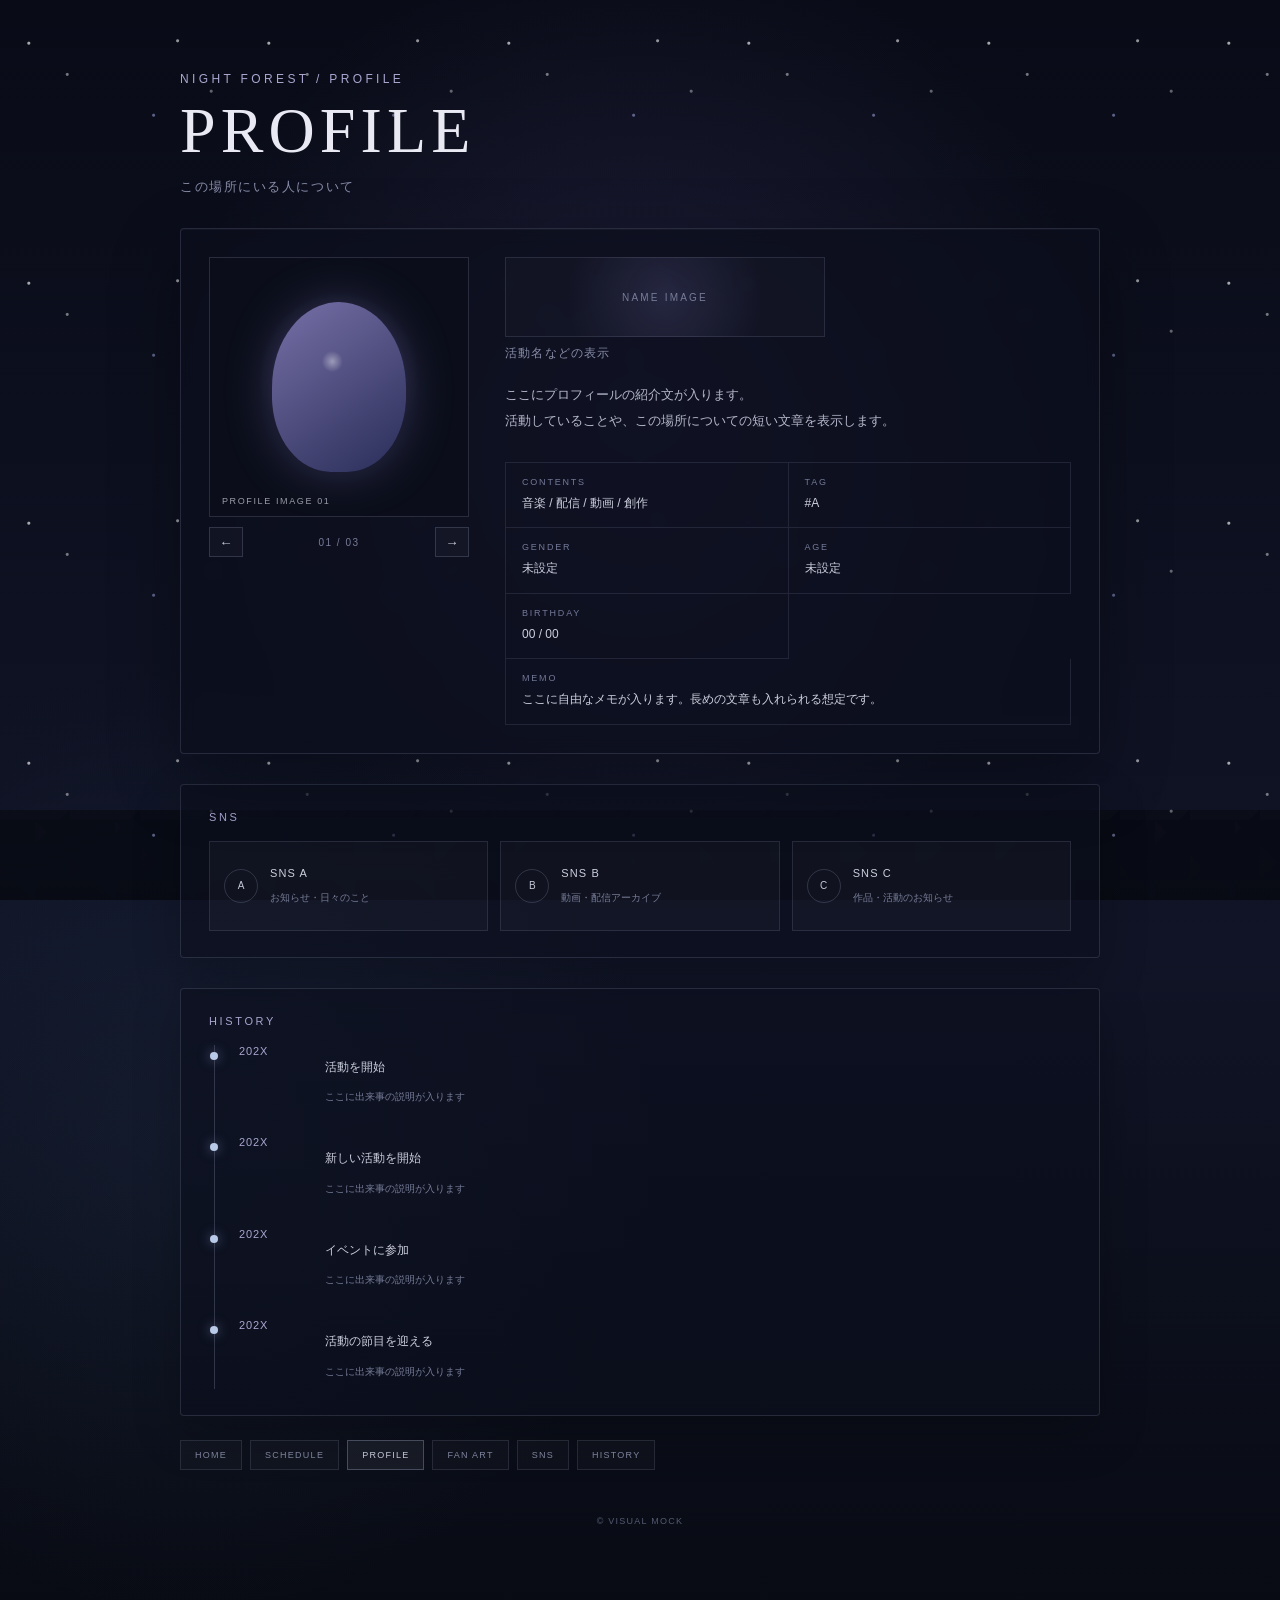
<file: specs/002-profile/mock.html>
<!DOCTYPE html>
<html lang="ja">
<head>
  <meta charset="UTF-8">
  <meta name="viewport" content="width=device-width, initial-scale=1.0">
  <title>PROFILE - Visual Mock</title>
  <style>
    * { box-sizing: border-box; }
    html, body { margin: 0; min-height: 100%; }
    body {
      color: #e8e9f2;
      background:
        radial-gradient(circle at 50% 25%, rgba(91, 83, 145, 0.22), transparent 34%),
        radial-gradient(circle at 15% 70%, rgba(50, 76, 105, 0.16), transparent 30%),
        linear-gradient(180deg, #090b17 0%, #101426 58%, #080b13 100%);
      font-family: "Hiragino Mincho ProN", "Yu Mincho", "Noto Serif JP", serif;
      overflow-x: hidden;
    }
    body::before {
      content: "";
      position: fixed;
      inset: 0;
      pointer-events: none;
      opacity: .8;
      background-image:
        radial-gradient(circle at 12% 18%, rgba(255,255,255,.8) 0 1px, transparent 2px),
        radial-gradient(circle at 28% 31%, rgba(255,255,255,.55) 0 1px, transparent 2px),
        radial-gradient(circle at 74% 17%, rgba(255,255,255,.7) 0 1px, transparent 2px),
        radial-gradient(circle at 88% 38%, rgba(255,255,255,.45) 0 1px, transparent 2px),
        radial-gradient(circle at 64% 48%, rgba(180,190,255,.6) 0 1px, transparent 2px);
      background-size: 240px 240px;
    }
    .page {
      position: relative;
      width: min(920px, calc(100% - 32px));
      margin: 0 auto;
      padding: 72px 0 100px;
    }
    .page-header { margin-bottom: 32px; }
    .eyebrow {
      margin: 0 0 8px;
      color: #aaa6cf;
      font-family: "Hiragino Sans", "Yu Gothic", sans-serif;
      font-size: 12px;
      letter-spacing: .28em;
    }
    h1 {
      margin: 0;
      font-size: clamp(38px, 7vw, 64px);
      font-weight: 400;
      letter-spacing: .08em;
    }
    .subtitle {
      margin: 10px 0 0;
      color: #888da8;
      font-family: "Hiragino Sans", "Yu Gothic", sans-serif;
      font-size: 13px;
      letter-spacing: .12em;
    }
    .profile-card {
      display: grid;
      grid-template-columns: 260px 1fr;
      gap: 36px;
      padding: 28px;
      border: 1px solid rgba(180,184,220,.16);
      border-radius: 4px;
      background: rgba(12,15,29,.72);
      box-shadow: 0 24px 70px rgba(0,0,0,.3), inset 0 1px 0 rgba(255,255,255,.03);
      backdrop-filter: blur(8px);
    }
    .profile-visual { min-width: 0; }
    .image-frame {
      position: relative;
      aspect-ratio: 1 / 1;
      overflow: hidden;
      border: 1px solid rgba(180,184,220,.18);
      background:
        radial-gradient(circle at 50% 45%, rgba(125,120,190,.3), transparent 42%),
        #0b0e1a;
    }
    .mock-image {
      position: absolute;
      inset: 0;
      display: flex;
      align-items: center;
      justify-content: center;
      transition: opacity .25s ease, transform .25s ease;
    }
    .mock-image.is-changing { opacity: 0; transform: scale(.96); }
    .image-one::before {
      content: "";
      width: 52%;
      height: 66%;
      border-radius: 50% 50% 44% 44%;
      background:
        radial-gradient(circle at 45% 35%, rgba(255,255,255,.4), transparent 8%),
        linear-gradient(145deg, #7770a7, #292d58);
      box-shadow: 0 0 45px rgba(121,112,188,.35);
    }
    .image-two {
      background:
        radial-gradient(circle at 30% 35%, rgba(121,150,180,.2), transparent 25%),
        radial-gradient(circle at 70% 60%, rgba(110,92,155,.25), transparent 28%);
    }
    .image-two::before {
      content: "";
      width: 58%;
      height: 58%;
      border-radius: 46% 54% 60% 40%;
      transform: rotate(-18deg);
      background: linear-gradient(135deg, #53617a, #24253f 65%);
      box-shadow: 24px 18px 0 rgba(108,91,157,.2), 0 0 55px rgba(83,99,140,.28);
    }
    .image-three {
      background:
        radial-gradient(circle at 50% 40%, rgba(155,142,197,.22), transparent 28%),
        #0c1020;
    }
    .image-three::before {
      content: "";
      width: 44%;
      height: 62%;
      border-radius: 48% 48% 38% 38%;
      background: linear-gradient(160deg, #9691b8, #343754 58%, #171a2d);
      box-shadow: -28px 18px 0 rgba(71,85,119,.15), 30px -12px 0 rgba(137,117,171,.12), 0 0 60px rgba(129,118,180,.25);
    }
    .image-label {
      position: absolute;
      left: 12px;
      bottom: 10px;
      color: rgba(230,232,245,.65);
      font-family: "Hiragino Sans", "Yu Gothic", sans-serif;
      font-size: 9px;
      letter-spacing: .18em;
    }
    .image-controls {
      display: flex;
      align-items: center;
      justify-content: space-between;
      margin-top: 10px;
      font-family: "Hiragino Sans", "Yu Gothic", sans-serif;
    }
    .image-button {
      width: 34px;
      height: 30px;
      border: 1px solid rgba(180,184,220,.2);
      color: #c8c9da;
      background: rgba(255,255,255,.025);
      cursor: pointer;
    }
    .image-button:hover {
      background: rgba(255,255,255,.07);
      border-color: rgba(180,184,220,.4);
    }
    .image-count {
      color: #777c98;
      font-size: 10px;
      letter-spacing: .15em;
    }
    .profile-main { min-width: 0; }
    .name-image {
      width: min(100%, 320px);
      height: 80px;
      display: flex;
      align-items: center;
      justify-content: center;
      margin-bottom: 8px;
      border: 1px solid rgba(180,184,220,.14);
      background:
        radial-gradient(circle at 50% 50%, rgba(125,120,190,.18), transparent 60%),
        rgba(255,255,255,.015);
    }
    .name-image span {
      color: #777c98;
      font-family: "Hiragino Sans", "Yu Gothic", sans-serif;
      font-size: 10px;
      letter-spacing: .22em;
    }
    .profile-subname {
      margin: 0 0 20px;
      color: #888da8;
      font-family: "Hiragino Sans", "Yu Gothic", sans-serif;
      font-size: 12px;
      letter-spacing: .1em;
    }
    .intro {
      margin: 0 0 28px;
      color: #b5b8ca;
      font-size: 13px;
      line-height: 2;
    }
    .profile-info {
      display: grid;
      grid-template-columns: repeat(2, minmax(0, 1fr));
      border-top: 1px solid rgba(180,184,220,.12);
      border-left: 1px solid rgba(180,184,220,.12);
    }
    .info-item {
      min-width: 0;
      padding: 14px 16px;
      border-right: 1px solid rgba(180,184,220,.12);
      border-bottom: 1px solid rgba(180,184,220,.12);
      font-family: "Hiragino Sans", "Yu Gothic", sans-serif;
    }
    .info-item.memo { grid-column: 1 / -1; }
    .info-label {
      display: block;
      margin-bottom: 6px;
      color: #747a99;
      font-size: 9px;
      letter-spacing: .2em;
    }
    .info-value {
      color: #cdd0df;
      font-size: 12px;
      line-height: 1.7;
      word-break: break-word;
    }
    .profile-extra {
      margin-top: 30px;
      padding: 26px 28px;
      border: 1px solid rgba(180,184,220,.16);
      border-radius: 4px;
      background: rgba(12,15,29,.62);
      box-shadow: 0 18px 48px rgba(0,0,0,.22);
    }
    .section-heading {
      margin: 0 0 18px;
      color: #aaa6cf;
      font-family: "Hiragino Sans", "Yu Gothic", sans-serif;
      font-size: 11px;
      font-weight: 400;
      letter-spacing: .24em;
    }
    .sns-list {
      display: grid;
      grid-template-columns: repeat(3, minmax(0, 1fr));
      gap: 12px;
    }
    .sns-item {
      display: flex;
      align-items: center;
      gap: 12px;
      min-width: 0;
      padding: 14px;
      border: 1px solid rgba(180,184,220,.14);
      background: rgba(255,255,255,.025);
    }
    .sns-symbol {
      display: grid;
      place-items: center;
      flex: 0 0 34px;
      width: 34px;
      height: 34px;
      border: 1px solid rgba(180,184,220,.2);
      border-radius: 50%;
      color: #c5c7d8;
      font-family: "Hiragino Sans", "Yu Gothic", sans-serif;
      font-size: 10px;
    }
    .sns-name {
      color: #cdd0df;
      font-family: "Hiragino Sans", "Yu Gothic", sans-serif;
      font-size: 11px;
      letter-spacing: .1em;
    }
    .sns-description {
      margin-top: 3px;
      color: #777c98;
      font-family: "Hiragino Sans", "Yu Gothic", sans-serif;
      font-size: 10px;
      line-height: 1.6;
    }
    .history-list {
      position: relative;
      display: grid;
      gap: 0;
      margin-left: 5px;
      padding-left: 24px;
      border-left: 1px solid rgba(180,184,220,.22);
    }
    .history-item {
      position: relative;
      display: grid;
      grid-template-columns: 70px minmax(0, 1fr);
      gap: 16px;
      padding: 0 0 22px;
    }
    .history-item:last-child { padding-bottom: 0; }
    .history-item::before {
      content: "";
      position: absolute;
      left: -29px;
      top: 7px;
      width: 8px;
      height: 8px;
      border-radius: 50%;
      background: #b9c9e8;
      box-shadow: 0 0 12px rgba(170,195,245,.5);
    }
    .history-year {
      color: #aaa6cf;
      font-family: "Hiragino Sans", "Yu Gothic", sans-serif;
      font-size: 11px;
      letter-spacing: .08em;
    }
    .history-event {
      color: #cdd0df;
      font-size: 12px;
      line-height: 1.8;
    }
    .history-note {
      margin-top: 3px;
      color: #777c98;
      font-family: "Hiragino Sans", "Yu Gothic", sans-serif;
      font-size: 10px;
    }
    .navigation {
      display: flex;
      flex-wrap: wrap;
      gap: 8px;
      margin-top: 24px;
      font-family: "Hiragino Sans", "Yu Gothic", sans-serif;
    }
    .nav-button {
      padding: 9px 14px;
      border: 1px solid rgba(180,184,220,.14);
      color: #7f849f;
      background: rgba(255,255,255,.02);
      font-size: 9px;
      letter-spacing: .14em;
    }
    .nav-button.active {
      color: #c5c7d8;
      border-color: rgba(180,184,220,.3);
      background: rgba(255,255,255,.05);
    }
    footer {
      margin-top: 46px;
      color: #555a73;
      font-family: "Hiragino Sans", "Yu Gothic", sans-serif;
      font-size: 9px;
      letter-spacing: .14em;
      text-align: center;
    }
    .forest {
      position: fixed;
      z-index: -1;
      right: 0;
      bottom: 0;
      left: 0;
      height: 90px;
      opacity: .8;
      background:
        linear-gradient(135deg, transparent 49%, #070a12 50%) 0 0 / 70px 70px repeat-x,
        linear-gradient(45deg, transparent 49%, #070a12 50%) 35px 10px / 80px 80px repeat-x,
        linear-gradient(#0a0d16, #070910);
    }
    @media (max-width: 700px) {
      .page { width: min(100% - 22px, 560px); padding-top: 44px; }
      .profile-card {
        grid-template-columns: 1fr;
        gap: 28px;
        padding: 18px;
      }
      .profile-visual { width: min(100%, 300px); margin: 0 auto; }
      .name-image { width: 100%; }
      .profile-info { grid-template-columns: 1fr; }
      .info-item.memo { grid-column: auto; }
      .profile-extra { padding: 20px 18px; }
      .sns-list { grid-template-columns: 1fr; }
      .history-item { grid-template-columns: 54px minmax(0, 1fr); gap: 10px; }
      .navigation { justify-content: center; }
    }
    @media (prefers-reduced-motion: reduce) {
      .mock-image { transition: none; }
    }
  </style>
</head>
<body>
  <div class="page">
    <header class="page-header">
      <p class="eyebrow">NIGHT FOREST / PROFILE</p>
      <h1>PROFILE</h1>
      <p class="subtitle">この場所にいる人について</p>
    </header>

    <main>
      <section class="profile-card">
        <div class="profile-visual">
          <div class="image-frame">
            <div class="mock-image image-one" id="profileImage">
              <span class="image-label">PROFILE IMAGE 01</span>
            </div>
          </div>
          <div class="image-controls">
            <button class="image-button" id="prevButton" aria-label="前の画像">←</button>
            <span class="image-count" id="imageCount">01 / 03</span>
            <button class="image-button" id="nextButton" aria-label="次の画像">→</button>
          </div>
        </div>

        <div class="profile-main">
          <div class="name-image">
            <span>NAME IMAGE</span>
          </div>
          <p class="profile-subname">活動名などの表示</p>

          <p class="intro">
            ここにプロフィールの紹介文が入ります。<br>
            活動していることや、この場所についての短い文章を表示します。
          </p>

          <div class="profile-info">
            <div class="info-item">
              <span class="info-label">CONTENTS</span>
              <div class="info-value">音楽 / 配信 / 動画 / 創作</div>
            </div>
            <div class="info-item">
              <span class="info-label">TAG</span>
              <div class="info-value">#A</div>
            </div>
            <div class="info-item">
              <span class="info-label">GENDER</span>
              <div class="info-value">未設定</div>
            </div>
            <div class="info-item">
              <span class="info-label">AGE</span>
              <div class="info-value">未設定</div>
            </div>
            <div class="info-item">
              <span class="info-label">BIRTHDAY</span>
              <div class="info-value">00 / 00</div>
            </div>
            <div class="info-item memo">
              <span class="info-label">MEMO</span>
              <div class="info-value">ここに自由なメモが入ります。長めの文章も入れられる想定です。</div>
            </div>
          </div>
        </div>
      </section>

      <section class="profile-extra" aria-labelledby="snsHeading">
        <h2 class="section-heading" id="snsHeading">SNS</h2>
        <div class="sns-list">
          <div class="sns-item">
            <span class="sns-symbol" aria-hidden="true">A</span>
            <div>
              <p class="sns-name">SNS A</p>
              <p class="sns-description">お知らせ・日々のこと</p>
            </div>
          </div>
          <div class="sns-item">
            <span class="sns-symbol" aria-hidden="true">B</span>
            <div>
              <p class="sns-name">SNS B</p>
              <p class="sns-description">動画・配信アーカイブ</p>
            </div>
          </div>
          <div class="sns-item">
            <span class="sns-symbol" aria-hidden="true">C</span>
            <div>
              <p class="sns-name">SNS C</p>
              <p class="sns-description">作品・活動のお知らせ</p>
            </div>
          </div>
        </div>
      </section>

      <section class="profile-extra" aria-labelledby="historyHeading">
        <h2 class="section-heading" id="historyHeading">HISTORY</h2>
        <div class="history-list">
          <div class="history-item">
            <span class="history-year">202X</span>
            <div>
              <p class="history-event">活動を開始</p>
              <p class="history-note">ここに出来事の説明が入ります</p>
            </div>
          </div>
          <div class="history-item">
            <span class="history-year">202X</span>
            <div>
              <p class="history-event">新しい活動を開始</p>
              <p class="history-note">ここに出来事の説明が入ります</p>
            </div>
          </div>
          <div class="history-item">
            <span class="history-year">202X</span>
            <div>
              <p class="history-event">イベントに参加</p>
              <p class="history-note">ここに出来事の説明が入ります</p>
            </div>
          </div>
          <div class="history-item">
            <span class="history-year">202X</span>
            <div>
              <p class="history-event">活動の節目を迎える</p>
              <p class="history-note">ここに出来事の説明が入ります</p>
            </div>
          </div>
        </div>
      </section>

      <nav class="navigation">
        <div class="nav-button">HOME</div>
        <div class="nav-button">SCHEDULE</div>
        <div class="nav-button active">PROFILE</div>
        <div class="nav-button">FAN ART</div>
        <div class="nav-button">SNS</div>
        <div class="nav-button">HISTORY</div>
      </nav>
    </main>

    <footer>© VISUAL MOCK</footer>
  </div>

  <div class="forest"></div>

  <script>
    const images = ["image-one", "image-two", "image-three"];
    let currentIndex = 0;

    const profileImage = document.getElementById("profileImage");
    const imageCount = document.getElementById("imageCount");

    function showImage(index) {
      profileImage.classList.add("is-changing");
      setTimeout(() => {
        profileImage.className = "mock-image " + images[index];
        imageCount.textContent =
          String(index + 1).padStart(2, "0") + " / " +
          String(images.length).padStart(2, "0");
      }, 120);
    }

    document.getElementById("nextButton").addEventListener("click", () => {
      currentIndex = (currentIndex + 1) % images.length;
      showImage(currentIndex);
    });

    document.getElementById("prevButton").addEventListener("click", () => {
      currentIndex = (currentIndex - 1 + images.length) % images.length;
      showImage(currentIndex);
    });
  </script>
</body>
</html>
</file>
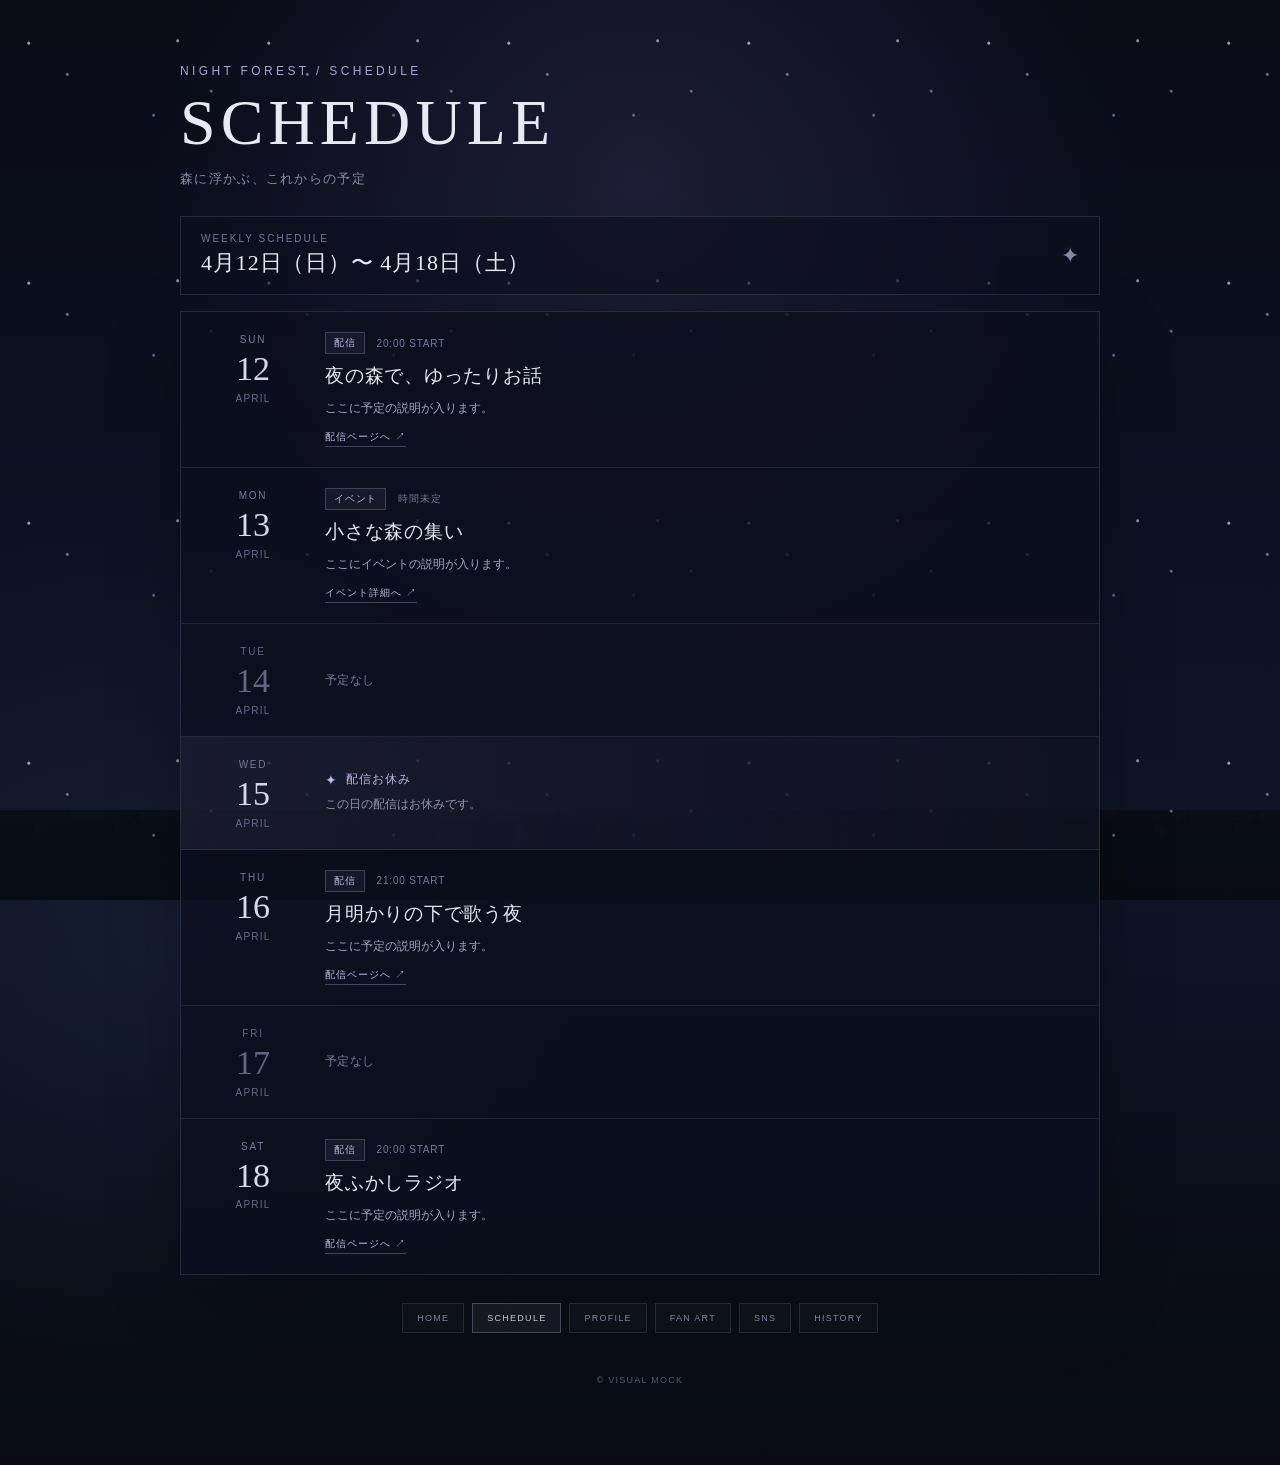
<file: specs/003-schedule/mock.html>
<!DOCTYPE html>
<html lang="ja">
<head>
  <meta charset="UTF-8">
  <meta name="viewport" content="width=device-width, initial-scale=1.0">
  <title>SCHEDULE - Visual Mock</title>
  <style>
    * { box-sizing: border-box; }

    :root {
      --bg: #090b17;
      --panel: rgba(12, 15, 29, .78);
      --border: rgba(180, 184, 220, .16);
      --text: #e8e9f2;
      --sub: #a5a8c0;
      --dim: #747a99;
      --accent: #aaa6cf;
      --sans: "Hiragino Sans", "Yu Gothic", sans-serif;
      --serif: "Hiragino Mincho ProN", "Yu Mincho", "Noto Serif JP", serif;
    }

    html, body {
      margin: 0;
      min-height: 100%;
    }

    body {
      color: var(--text);
      background:
        radial-gradient(circle at 50% 12%, rgba(91, 83, 145, .22), transparent 34%),
        radial-gradient(circle at 12% 65%, rgba(50, 76, 105, .16), transparent 30%),
        linear-gradient(180deg, #090b17 0%, #101426 58%, #080b13 100%);
      font-family: var(--serif);
      overflow-x: hidden;
    }

    body::before {
      content: "";
      position: fixed;
      inset: 0;
      pointer-events: none;
      opacity: .75;
      background-image:
        radial-gradient(circle at 12% 18%, rgba(255,255,255,.8) 0 1px, transparent 2px),
        radial-gradient(circle at 28% 31%, rgba(255,255,255,.55) 0 1px, transparent 2px),
        radial-gradient(circle at 74% 17%, rgba(255,255,255,.7) 0 1px, transparent 2px),
        radial-gradient(circle at 88% 38%, rgba(255,255,255,.45) 0 1px, transparent 2px),
        radial-gradient(circle at 64% 48%, rgba(180,190,255,.6) 0 1px, transparent 2px);
      background-size: 240px 240px;
    }

    .page {
      position: relative;
      width: min(920px, calc(100% - 32px));
      margin: 0 auto;
      padding: 64px 0 80px;
    }

    .page-header { margin-bottom: 28px; }

    .eyebrow {
      margin: 0 0 8px;
      color: var(--accent);
      font-family: var(--sans);
      font-size: 12px;
      letter-spacing: .28em;
    }

    h1 {
      margin: 0;
      font-size: clamp(38px, 7vw, 64px);
      font-weight: 400;
      letter-spacing: .08em;
    }

    .subtitle {
      margin: 10px 0 0;
      color: #888da8;
      font-family: var(--sans);
      font-size: 13px;
      letter-spacing: .1em;
    }

    .week-heading {
      display: flex;
      align-items: center;
      justify-content: space-between;
      gap: 16px;
      margin-bottom: 16px;
      padding: 16px 20px;
      border: 1px solid var(--border);
      background: rgba(12, 15, 29, .62);
    }

    .week-label {
      margin: 0 0 4px;
      color: var(--dim);
      font-family: var(--sans);
      font-size: 10px;
      letter-spacing: .2em;
    }

    .week-heading h2 {
      margin: 0;
      font-size: clamp(16px, 3vw, 22px);
      font-weight: 400;
      letter-spacing: .04em;
    }

    .week-mark {
      color: #aaa6cf;
      font-size: 22px;
      opacity: .8;
    }

    .week-list {
      border: 1px solid var(--border);
      background: var(--panel);
      box-shadow: 0 24px 70px rgba(0,0,0,.22);
    }

    .day-row {
      display: grid;
      grid-template-columns: 100px minmax(0, 1fr);
      gap: 22px;
      padding: 20px 22px;
      border-bottom: 1px solid rgba(180,184,220,.12);
    }

    .day-row:last-child { border-bottom: 0; }

    .day-date {
      padding-top: 2px;
      text-align: center;
      font-family: var(--sans);
    }

    .day-name {
      display: block;
      margin-bottom: 4px;
      color: var(--dim);
      font-size: 10px;
      letter-spacing: .18em;
    }

    .day-number {
      display: block;
      color: #d8d9e8;
      font-family: var(--serif);
      font-size: 34px;
      line-height: 1.2;
    }

    .day-month {
      display: block;
      margin-top: 3px;
      color: #666d8b;
      font-size: 10px;
      letter-spacing: .12em;
    }

    .day-content {
      min-width: 0;
      align-self: center;
    }

    .event-meta {
      display: flex;
      align-items: center;
      flex-wrap: wrap;
      gap: 8px 12px;
      margin-bottom: 6px;
      font-family: var(--sans);
      font-size: 10px;
      letter-spacing: .08em;
    }

    .event-type {
      padding: 3px 8px;
      border: 1px solid rgba(170,166,207,.28);
      color: #bdb8e2;
      background: rgba(170,166,207,.07);
    }

    .event-time { color: var(--dim); }

    .event-title {
      margin: 0;
      font-size: clamp(15px, 2.4vw, 19px);
      font-weight: 400;
      letter-spacing: .04em;
      line-height: 1.7;
    }

    .event-description {
      margin: 5px 0 0;
      color: var(--sub);
      font-family: var(--sans);
      font-size: 12px;
      line-height: 1.9;
    }

    .event-link {
      display: inline-block;
      margin-top: 10px;
      padding-bottom: 2px;
      border-bottom: 1px solid rgba(170,166,207,.35);
      color: #bdb8e2;
      font-family: var(--sans);
      font-size: 10px;
      letter-spacing: .1em;
      text-decoration: none;
    }

    .event-link::after { content: " ↗"; }

    .day-row.is-empty .day-number,
    .day-row.is-empty .day-name { color: #626882; }

    .empty-label {
      color: #777d98;
      font-family: var(--sans);
      font-size: 12px;
      letter-spacing: .04em;
    }

    .day-row.is-rest {
      background: linear-gradient(90deg, rgba(117,105,161,.12), rgba(117,105,161,.025));
    }

    .rest-label {
      display: inline-flex;
      align-items: center;
      gap: 8px;
      color: #c2b8e8;
      font-family: var(--sans);
      font-size: 12px;
      letter-spacing: .08em;
    }

    .rest-label::before {
      content: "✦";
      font-size: 14px;
    }

    .rest-description {
      margin: 5px 0 0;
      color: #9693b1;
      font-family: var(--sans);
      font-size: 12px;
      line-height: 1.8;
    }

    .navigation {
      display: flex;
      flex-wrap: wrap;
      justify-content: center;
      gap: 8px;
      margin-top: 28px;
      font-family: var(--sans);
    }

    .nav-button {
      padding: 9px 14px;
      border: 1px solid rgba(180,184,220,.14);
      color: #7f849f;
      background: rgba(255,255,255,.02);
      font-size: 9px;
      letter-spacing: .14em;
    }

    .nav-button.active {
      color: #c5c7d8;
      border-color: rgba(180,184,220,.3);
      background: rgba(255,255,255,.05);
    }

    footer {
      margin-top: 42px;
      color: #555a73;
      font-family: var(--sans);
      font-size: 9px;
      letter-spacing: .14em;
      text-align: center;
    }

    .forest {
      position: fixed;
      z-index: -1;
      right: 0;
      bottom: 0;
      left: 0;
      height: 90px;
      opacity: .8;
      background:
        linear-gradient(135deg, transparent 49%, #070a12 50%) 0 0 / 70px 70px repeat-x,
        linear-gradient(45deg, transparent 49%, #070a12 50%) 35px 10px / 80px 80px repeat-x,
        linear-gradient(#0a0d16, #070910);
    }

    @media (max-width: 600px) {
      .page {
        width: calc(100% - 22px);
        padding-top: 42px;
      }

      .week-heading { padding: 14px; }

      .day-row {
        grid-template-columns: 58px minmax(0, 1fr);
        gap: 12px;
        padding: 17px 12px;
      }

      .day-number { font-size: 28px; }
      .day-name { font-size: 9px; letter-spacing: .08em; }
      .event-description { font-size: 11px; }
      .navigation { gap: 6px; }
      .nav-button { padding: 8px 10px; }
    }

    @media (prefers-reduced-motion: reduce) {
      *, *::before, *::after { scroll-behavior: auto !important; }
    }
  </style>
</head>
<body>
  <main class="page">
    <header class="page-header">
      <p class="eyebrow">NIGHT FOREST / SCHEDULE</p>
      <h1>SCHEDULE</h1>
      <p class="subtitle">森に浮かぶ、これからの予定</p>
    </header>

    <section aria-labelledby="week-title">
      <div class="week-heading">
        <div>
          <p class="week-label">WEEKLY SCHEDULE</p>
          <h2 id="week-title">4月12日（日）〜 4月18日（土）</h2>
        </div>
        <span class="week-mark" aria-hidden="true">✦</span>
      </div>

      <div class="week-list">
        <article class="day-row">
          <div class="day-date">
            <span class="day-name">SUN</span>
            <span class="day-number">12</span>
            <span class="day-month">APRIL</span>
          </div>
          <div class="day-content">
            <div class="event-meta">
              <span class="event-type">配信</span>
              <span class="event-time">20:00 START</span>
            </div>
            <h3 class="event-title">夜の森で、ゆったりお話</h3>
            <p class="event-description">ここに予定の説明が入ります。</p>
            <a class="event-link" href="#schedule">配信ページへ</a>
          </div>
        </article>

        <article class="day-row">
          <div class="day-date">
            <span class="day-name">MON</span>
            <span class="day-number">13</span>
            <span class="day-month">APRIL</span>
          </div>
          <div class="day-content">
            <div class="event-meta">
              <span class="event-type">イベント</span>
              <span class="event-time">時間未定</span>
            </div>
            <h3 class="event-title">小さな森の集い</h3>
            <p class="event-description">ここにイベントの説明が入ります。</p>
            <a class="event-link" href="#schedule">イベント詳細へ</a>
          </div>
        </article>

        <article class="day-row is-empty">
          <div class="day-date">
            <span class="day-name">TUE</span>
            <span class="day-number">14</span>
            <span class="day-month">APRIL</span>
          </div>
          <div class="day-content">
            <p class="empty-label">予定なし</p>
          </div>
        </article>

        <article class="day-row is-rest">
          <div class="day-date">
            <span class="day-name">WED</span>
            <span class="day-number">15</span>
            <span class="day-month">APRIL</span>
          </div>
          <div class="day-content">
            <span class="rest-label">配信お休み</span>
            <p class="rest-description">この日の配信はお休みです。</p>
          </div>
        </article>

        <article class="day-row">
          <div class="day-date">
            <span class="day-name">THU</span>
            <span class="day-number">16</span>
            <span class="day-month">APRIL</span>
          </div>
          <div class="day-content">
            <div class="event-meta">
              <span class="event-type">配信</span>
              <span class="event-time">21:00 START</span>
            </div>
            <h3 class="event-title">月明かりの下で歌う夜</h3>
            <p class="event-description">ここに予定の説明が入ります。</p>
            <a class="event-link" href="#schedule">配信ページへ</a>
          </div>
        </article>

        <article class="day-row is-empty">
          <div class="day-date">
            <span class="day-name">FRI</span>
            <span class="day-number">17</span>
            <span class="day-month">APRIL</span>
          </div>
          <div class="day-content">
            <p class="empty-label">予定なし</p>
          </div>
        </article>

        <article class="day-row">
          <div class="day-date">
            <span class="day-name">SAT</span>
            <span class="day-number">18</span>
            <span class="day-month">APRIL</span>
          </div>
          <div class="day-content">
            <div class="event-meta">
              <span class="event-type">配信</span>
              <span class="event-time">20:00 START</span>
            </div>
            <h3 class="event-title">夜ふかしラジオ</h3>
            <p class="event-description">ここに予定の説明が入ります。</p>
            <a class="event-link" href="#schedule">配信ページへ</a>
          </div>
        </article>
      </div>
    </section>

    <nav class="navigation" aria-label="サイト内ナビゲーション">
      <div class="nav-button">HOME</div>
      <div class="nav-button active">SCHEDULE</div>
      <div class="nav-button">PROFILE</div>
      <div class="nav-button">FAN ART</div>
      <div class="nav-button">SNS</div>
      <div class="nav-button">HISTORY</div>
    </nav>

    <footer>© VISUAL MOCK</footer>
  </main>

  <div class="forest" aria-hidden="true"></div>
</body>
</html>
</file>
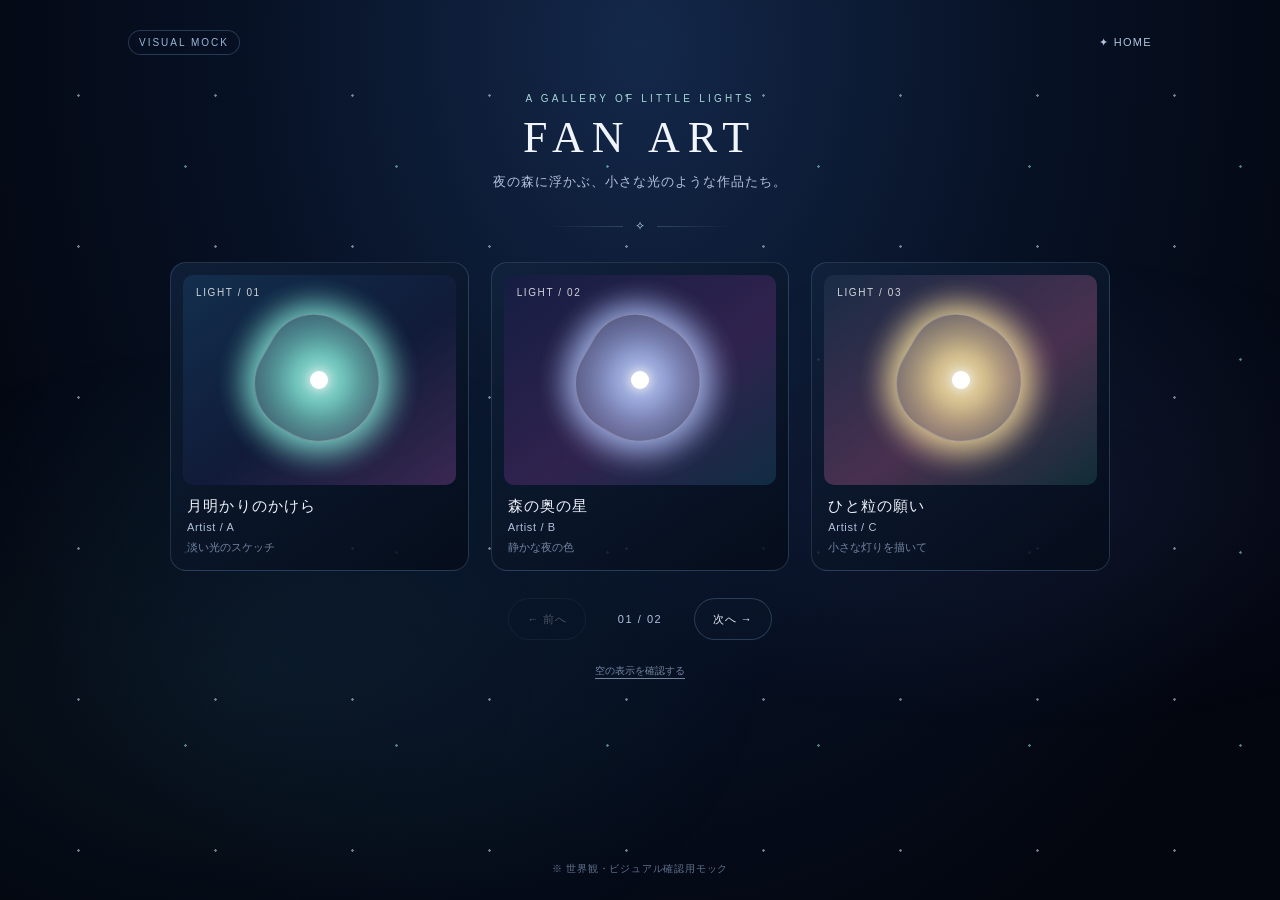
<file: specs/004-fanart/mock.html>
<!DOCTYPE html>
<html lang="ja">
<head>
<meta charset="UTF-8">
<meta name="viewport" content="width=device-width, initial-scale=1">
<title>FAN ART — Visual Mock</title>
<style>
:root{--bg:#03060f;--text:#f0f4fc;--sub:#b2c2de;--dim:#7384a2;--line:rgba(160,205,255,.22);--panel:rgba(10,22,42,.68);--glow:rgba(140,245,225,.78);--serif:"Hiragino Mincho ProN","Yu Mincho","Noto Serif JP",serif;--sans:"Hiragino Sans","Yu Gothic","Noto Sans JP",sans-serif}
*{box-sizing:border-box}body{margin:0;min-height:100vh;color:var(--text);font-family:var(--serif);background:radial-gradient(ellipse at 50% 5%,#14284a 0%,#071226 42%,var(--bg) 82%);overflow-x:hidden}
body:before,body:after{content:"";position:fixed;inset:0;pointer-events:none;z-index:-1}
body:before{background:radial-gradient(ellipse at 20% 75%,rgba(45,106,130,.16),transparent 35%),radial-gradient(ellipse at 80% 55%,rgba(75,77,145,.13),transparent 34%)}
body:after{opacity:.5;background-image:radial-gradient(circle,#d8edff 1px,transparent 1.5px),radial-gradient(circle,#9cf5e1 1px,transparent 1.5px);background-size:137px 151px,211px 193px;background-position:10px 20px,80px 70px}
.wrap{width:min(1080px,100%);margin:auto;padding:30px 28px 24px;min-height:100vh;display:flex;flex-direction:column}
header{display:flex;align-items:center;justify-content:space-between;gap:16px}
.badge{font:10px var(--sans);letter-spacing:.2em;color:#9bb6d7;border:1px solid var(--line);padding:6px 10px;border-radius:99px;background:rgba(8,18,36,.55)}
.back{color:var(--sub);font:11px var(--sans);letter-spacing:.12em;text-decoration:none}
main{width:100%;max-width:940px;margin:38px auto 32px}
.eyebrow{text-align:center;color:#a6d8d6;font:10px var(--sans);letter-spacing:.32em;margin:0 0 8px}
h1{text-align:center;font-size:clamp(30px,5vw,44px);font-weight:400;letter-spacing:.18em;margin:0}
.intro{text-align:center;color:var(--sub);font-size:13px;letter-spacing:.08em;margin:10px 0 28px}
.rule{display:flex;align-items:center;justify-content:center;gap:12px;margin:0 auto 28px;color:#c4edeb;font-size:12px}
.rule:before,.rule:after{content:"";height:1px;width:76px;background:linear-gradient(90deg,transparent,var(--line))}
.rule:after{transform:rotate(180deg)}
.gallery{display:grid;grid-template-columns:repeat(3,minmax(0,1fr));gap:22px}
.art-card{appearance:none;border:1px solid rgba(160,205,255,.18);border-radius:16px;padding:12px;background:linear-gradient(145deg,rgba(18,36,62,.76),rgba(5,12,25,.86));color:inherit;text-align:left;cursor:pointer;transition:transform .25s,border-color .25s,box-shadow .25s;min-width:0}
.art-card:hover,.art-card:focus-visible{transform:translateY(-4px);border-color:rgba(140,245,225,.6);box-shadow:0 0 28px rgba(91,194,197,.1);outline:none}
.artwork{height:210px;border-radius:10px;position:relative;overflow:hidden;display:grid;place-items:center;background:var(--art-bg)}
.artwork:before{content:"";position:absolute;width:70%;aspect-ratio:1;border-radius:50%;background:radial-gradient(circle,rgba(255,255,255,.8) 0%,var(--art-glow) 13%,transparent 70%);filter:blur(8px);opacity:.85}
.artwork:after{content:"";position:absolute;width:44%;aspect-ratio:1;border:1px solid rgba(255,255,255,.28);border-radius:43% 57% 54% 46%;transform:rotate(30deg);box-shadow:0 0 35px var(--art-glow),inset 0 0 24px rgba(255,255,255,.12)}
.orb{width:18px;height:18px;border-radius:50%;background:#fff;box-shadow:0 0 12px #fff,0 0 28px var(--art-glow);z-index:1}
.art-no{position:absolute;top:12px;left:13px;font:10px var(--sans);letter-spacing:.16em;color:rgba(255,255,255,.8)}
.card-meta{padding:12px 4px 3px}
.art-title{font-size:15px;letter-spacing:.08em;margin:0 0 5px}
.artist{font:11px var(--sans);color:var(--sub);letter-spacing:.06em;margin:0}
.caption{font-size:11px;color:var(--dim);margin:7px 0 0}
.controls{display:flex;align-items:center;justify-content:center;gap:18px;margin:27px 0 0}
.page-btn{border:1px solid var(--line);border-radius:99px;background:rgba(10,22,42,.6);color:var(--text);font:11px var(--sans);letter-spacing:.08em;padding:10px 18px;cursor:pointer;min-height:42px}
.page-btn:hover:not(:disabled){border-color:var(--glow);background:rgba(24,48,86,.7)}
.page-btn:disabled{opacity:.28;cursor:not-allowed}
.page-count{font:11px var(--sans);color:var(--sub);letter-spacing:.14em;min-width:72px;text-align:center}
.empty-state{grid-column:1/-1;text-align:center;border:1px dashed var(--line);border-radius:16px;padding:48px 16px;color:var(--sub);background:rgba(8,18,36,.35)}
.empty-star{font-size:25px;color:#b9ece6;margin-bottom:8px;text-shadow:0 0 18px #83e9dc}
.empty-state p{margin:0;font-size:13px;letter-spacing:.08em}
.demo-tools{display:flex;justify-content:center;margin-top:16px}
.demo-tools button{border:0;background:transparent;color:var(--dim);font:10px var(--sans);text-decoration:underline;text-underline-offset:4px;cursor:pointer;padding:8px}
footer{margin-top:auto;text-align:center;color:#61738f;font:10px var(--sans);letter-spacing:.08em;padding-top:22px}
.lightbox{position:fixed;inset:0;display:none;place-items:center;padding:22px;background:rgba(1,4,12,.88);z-index:5;backdrop-filter:blur(8px)}
.lightbox.open{display:grid}
.lightbox-panel{width:min(620px,100%);border:1px solid var(--line);border-radius:18px;background:#081326;padding:14px;box-shadow:0 0 60px rgba(93,185,202,.12)}
.lightbox .artwork{height:min(55vh,390px)}
.lightbox-head{display:flex;justify-content:space-between;align-items:center;gap:12px;padding:12px 2px 0}
.lightbox-title{margin:0;font-size:16px;font-weight:400}
.close{border:1px solid var(--line);border-radius:99px;background:transparent;color:var(--text);padding:8px 13px;cursor:pointer;font:11px var(--sans)}
@media(max-width:700px){.wrap{padding:22px 16px 18px}main{margin:32px auto 26px}.intro{font-size:12px;line-height:1.9}.gallery{grid-template-columns:repeat(2,minmax(0,1fr));gap:12px}.art-card{padding:8px;border-radius:12px}.artwork{height:clamp(130px,43vw,200px)}.card-meta{padding:10px 3px 3px}.art-title{font-size:13px}.artist{font-size:10px}.caption{font-size:10px}.controls{gap:10px}.page-btn{padding:9px 12px}.rule{margin-bottom:22px}}
@media(prefers-reduced-motion:reduce){*,*:before,*:after{transition:none!important;animation:none!important;scroll-behavior:auto!important}}
</style>
</head>
<body>
<div class="wrap">
<header><span class="badge">VISUAL MOCK</span><a class="back" href="mock.html">✦ HOME</a></header>
<main>
<p class="eyebrow">A GALLERY OF LITTLE LIGHTS</p>
<h1>FAN ART</h1>
<p class="intro">夜の森に浮かぶ、小さな光のような作品たち。</p>
<div class="rule" aria-hidden="true">✧</div>
<section id="gallery" class="gallery" aria-label="ファンアートギャラリー"></section>
<div class="controls" id="controls">
<button class="page-btn" id="prev" type="button">← 前へ</button>
<span class="page-count" id="page-count" aria-live="polite">01 / 02</span>
<button class="page-btn" id="next" type="button">次へ →</button>
</div>
<div class="demo-tools"><button id="empty-toggle" type="button">空の表示を確認する</button></div>
</main>
<footer>※ 世界観・ビジュアル確認用モック</footer>
</div>
<div class="lightbox" id="lightbox" role="dialog" aria-modal="true" aria-label="作品の拡大表示">
<div class="lightbox-panel"><div id="lightbox-art"></div><div class="lightbox-head"><div><p class="lightbox-title" id="lightbox-title"></p><p class="artist" id="lightbox-artist"></p></div><button class="close" id="close" type="button">閉じる ×</button></div></div>
</div>
<script>
const artworks=[
 {title:"月明かりのかけら",artist:"A",bg:"linear-gradient(145deg,#122f4d,#101b39 55%,#3a2852)",glow:"#8cf5e1",caption:"淡い光のスケッチ"},
 {title:"森の奥の星",artist:"B",bg:"linear-gradient(145deg,#151d42,#30234e 58%,#102c43)",glow:"#b4c9ff",caption:"静かな夜の色"},
 {title:"ひと粒の願い",artist:"C",bg:"linear-gradient(145deg,#182b45,#493050 58%,#102d37)",glow:"#ffe9a1",caption:"小さな灯りを描いて"},
 {title:"霧にほどける音",artist:"D",bg:"linear-gradient(145deg,#0d3340,#202b51 55%,#392747)",glow:"#9de9ef",caption:"森をわたる風"},
 {title:"遠い空の色",artist:"E",bg:"linear-gradient(145deg,#182c53,#273b5d 58%,#4b3152)",glow:"#d6baff",caption:"夜空を見上げて"},
 {title:"夜明け前の光",artist:"F",bg:"linear-gradient(145deg,#182e40,#34304d 58%,#503e4b)",glow:"#ffd4b0",caption:"夢のつづき"}
];
const perPage=3;let page=0;let showEmpty=false;
const gallery=document.getElementById("gallery"),prev=document.getElementById("prev"),next=document.getElementById("next"),count=document.getElementById("page-count"),controls=document.getElementById("controls"),toggle=document.getElementById("empty-toggle");
function artworkMarkup(a,i){return '<div class="artwork" style="--art-bg:'+a.bg+';--art-glow:'+a.glow+'"><span class="art-no">LIGHT / '+String(i+1).padStart(2,"0")+'</span><span class="orb"></span></div>'}
function render(){
 gallery.innerHTML="";
 const totalPages=Math.max(1,Math.ceil(artworks.length/perPage));
 if(showEmpty||artworks.length===0){
  gallery.innerHTML='<div class="empty-state"><div class="empty-star">✧</div><p>まだ作品はありません。<br>森に新しい光が届くのをお待ちください。</p></div>';
  controls.hidden=true;
 }else{
  controls.hidden=false;page=Math.min(page,totalPages-1);
  artworks.slice(page*perPage,page*perPage+perPage).forEach((a,index)=>{
   const realIndex=page*perPage+index,button=document.createElement("button");
   button.type="button";button.className="art-card";button.setAttribute("aria-label",a.title+"（作者 "+a.artist+"）を拡大");
   button.innerHTML=artworkMarkup(a,realIndex)+'<div class="card-meta"><p class="art-title">'+a.title+'</p><p class="artist">Artist / '+a.artist+'</p><p class="caption">'+a.caption+'</p></div>';
   button.addEventListener("click",()=>openLightbox(a,realIndex));gallery.appendChild(button);
  });
  count.textContent=String(page+1).padStart(2,"0")+" / "+String(totalPages).padStart(2,"0");
  prev.disabled=page===0;next.disabled=page===totalPages-1;
 }
 toggle.textContent=showEmpty?"ギャラリーに戻る":"空の表示を確認する";
}
function openLightbox(a,i){document.getElementById("lightbox-art").innerHTML=artworkMarkup(a,i);document.getElementById("lightbox-title").textContent=a.title;document.getElementById("lightbox-artist").textContent="Artist / "+a.artist;document.getElementById("lightbox").classList.add("open");document.getElementById("close").focus()}
function closeLightbox(){document.getElementById("lightbox").classList.remove("open")}
prev.addEventListener("click",()=>{if(page>0){page--;render()}});
next.addEventListener("click",()=>{if(page<Math.ceil(artworks.length/perPage)-1){page++;render()}});
toggle.addEventListener("click",()=>{showEmpty=!showEmpty;page=0;render()});
document.getElementById("close").addEventListener("click",closeLightbox);
document.getElementById("lightbox").addEventListener("click",e=>{if(e.target.id==="lightbox")closeLightbox()});
document.addEventListener("keydown",e=>{if(e.key==="Escape")closeLightbox()});
render();
</script>
</body>
</html>
</file>
<file: css/style.css>
/* ==========================================================================
   音ノ彼方 / 彩月かなた — Official Website
   style.css: 全ページ共通の見た目
   ========================================================================== */

/* --- 基本リセット & 変数定義 --- */
:root {
  /* 背景・環境カラー */
  --bg-deep-space: #03060f;
  --bg-night-sky: #071022;
  --bg-forest-deep: #050b16;

  /* 木々のシルエットカラー（奥・中・手前） */
  --tree-layer-back: #0e1e36;
  --tree-layer-mid: #081324;
  --tree-layer-front: #030811;

  /* 精霊・光のカラー */
  --spirit-cyan: rgba(140, 245, 225, 0.85);
  --spirit-gold: rgba(255, 240, 160, 0.85);
  --spirit-blue: rgba(170, 210, 255, 0.85);
  --moonlight-glow: rgba(160, 205, 255, 0.12);

  /* テキストカラー（視認性を確保） */
  --text-main: #f0f4fc;
  --text-sub: #b2c2de;
  --text-dim: #7384a2;

  /* ナビゲーション・UI */
  --ui-bg: rgba(10, 22, 42, 0.55);
  --ui-border: rgba(160, 205, 255, 0.2);
  --ui-hover-bg: rgba(24, 48, 86, 0.7);
  --ui-hover-border: rgba(160, 230, 220, 0.6);

  /* フォント指定（明朝体ベースで静寂と幻想的な雰囲気を演出） */
  --font-serif: "Hiragino Mincho ProN", "Yu Mincho", "Noto Serif JP", serif;
  --font-sans: "Hiragino Sans", "Yu Gothic", "Noto Sans JP", -apple-system, BlinkMacSystemFont, sans-serif;

  /* トランジション */
  --transition-normal: 0.35s cubic-bezier(0.25, 1, 0.5, 1);
  --transition-slow: 0.8s cubic-bezier(0.25, 1, 0.5, 1);
}

*,
*::before,
*::after {
  box-sizing: border-box;
  margin: 0;
  padding: 0;
}

html, body {
  width: 100%;
  height: 100%;
  overflow-x: hidden;
  background-color: var(--bg-deep-space);
  color: var(--text-main);
  font-family: var(--font-serif);
  line-height: 1.8;
  -webkit-font-smoothing: antialiased;
  -moz-osx-font-smoothing: grayscale;
}

/* --- 背景シーン（夜の森全体を包むコンテナ） --- */
.forest-scene {
  position: fixed;
  top: 0;
  left: 0;
  width: 100%;
  height: 100%;
  pointer-events: none; /* コンテンツのクリックを邪魔しない */
  overflow: hidden;
  z-index: 1;
}

/* 夜空のベースグラデーション */
.sky-layer {
  position: absolute;
  inset: 0;
  background: radial-gradient(circle at 50% 18%, #112244 0%, #071226 45%, var(--bg-deep-space) 100%);
  z-index: 1;
}

/* 月明かりのやわらかな漏れ */
.moonlight {
  position: absolute;
  top: -10%;
  left: 50%;
  transform: translateX(-50%);
  width: min(800px, 120vw);
  height: min(800px, 120vw);
  background: radial-gradient(circle, var(--moonlight-glow) 0%, rgba(140, 190, 255, 0.05) 45%, transparent 70%);
  border-radius: 50%;
  filter: blur(40px);
  z-index: 2;
  opacity: 0.8;
  animation: moonlightPulse 12s ease-in-out infinite alternate;
}

@keyframes moonlightPulse {
  0% { transform: translateX(-50%) scale(0.95); opacity: 0.7; }
  100% { transform: translateX(-50%) scale(1.05); opacity: 0.95; }
}

/* 星と精霊を描画するCanvas */
#forest-canvas {
  position: absolute;
  top: 0;
  left: 0;
  width: 100%;
  height: 100%;
  z-index: 3;
}

/* --- 霧レイヤー（奥行き感を出す多重レイヤー） --- */
.fog-layer {
  position: absolute;
  inset: 0;
  width: 200%;
  height: 100%;
  background-repeat: repeat-x;
  pointer-events: none;
}

/* 奥の霧 */
.fog-back {
  background: radial-gradient(ellipse 60% 30% at 50% 60%, rgba(80, 140, 180, 0.12) 0%, transparent 80%);
  filter: blur(35px);
  z-index: 4;
  animation: fogDriftBack 45s linear infinite;
}

/* 中間の霧 */
.fog-mid {
  background: radial-gradient(ellipse 70% 35% at 50% 75%, rgba(60, 120, 160, 0.15) 0%, transparent 80%);
  filter: blur(25px);
  z-index: 6;
  animation: fogDriftMid 30s linear infinite reverse;
}

/* 手前の淡い霧 */
.fog-front {
  background: radial-gradient(ellipse 80% 25% at 50% 90%, rgba(100, 170, 200, 0.09) 0%, transparent 75%);
  filter: blur(20px);
  z-index: 8;
  animation: fogDriftFront 22s linear infinite;
}

@keyframes fogDriftBack {
  0% { transform: translateX(0); }
  100% { transform: translateX(-50%); }
}

@keyframes fogDriftMid {
  0% { transform: translateX(-50%); }
  100% { transform: translateX(0); }
}

@keyframes fogDriftFront {
  0% { transform: translateX(0); }
  100% { transform: translateX(-50%); }
}

/* --- 木々のシルエット（SVG） --- */
.trees-layer {
  position: absolute;
  bottom: 0;
  left: 0;
  width: 100%;
  height: 100%;
  pointer-events: none;
}

.trees-layer svg {
  position: absolute;
  bottom: 0;
  left: 0;
  width: 100%;
  height: 100%;
  object-fit: cover;
}

/* 奥の木々 */
.trees-back {
  z-index: 5;
  opacity: 0.65;
}

/* 手前の木々（額縁のように左右と下部に配置） */
.trees-front {
  z-index: 7;
  opacity: 0.95;
}

/* 周辺減光（ビジュアルを引き締め、中央のコンテンツに自然と視線を集める） */
.vignette-overlay {
  position: absolute;
  inset: 0;
  background: radial-gradient(circle at 50% 50%, transparent 40%, rgba(3, 7, 15, 0.5) 80%, rgba(2, 5, 12, 0.85) 100%);
  z-index: 9;
  pointer-events: none;
}

/* --- サイトコンテンツ（テキスト・ナビゲーション） --- */
.site-wrapper {
  position: relative;
  z-index: 10;
  min-height: 100vh;
  display: flex;
  flex-direction: column;
  justify-content: space-between;
  align-items: center;
  padding: 40px 24px 28px;
}

/* 入場アニメーションは中の要素（ヘッダー・本文・フッター）に付ける。
   .site-wrapper ごと下から動かすと、動いている間だけ画面の下にはみ出して
   スクロールバーが出たり消えたりし、中身が横にずれるため */
.site-wrapper > * {
  animation: sceneFadeIn 1.6s cubic-bezier(0.22, 1, 0.36, 1) forwards;
}

/* ページを開いたときの静かな入場アニメーション（夜の森へ入った感覚） */
@keyframes sceneFadeIn {
  0% {
    opacity: 0;
    transform: translateY(10px);
  }
  100% {
    opacity: 1;
    transform: translateY(0);
  }
}

/* --- ヘッダー --- */
.site-header {
  width: 100%;
  max-width: 960px;
  text-align: center;
}

.site-title-link {
  display: inline-block;
  font-family: var(--font-serif);
  font-size: 0.85rem;
  letter-spacing: 0.25em;
  color: var(--text-sub);
  text-decoration: none;
  padding: 4px 14px;
  border-radius: 999px;
  background: rgba(14, 25, 45, 0.4);
  border: 1px solid rgba(140, 185, 230, 0.15);
  backdrop-filter: blur(6px);
  -webkit-backdrop-filter: blur(6px);
  transition: color var(--transition-normal), border-color var(--transition-normal);
}

.site-title-link:hover {
  color: var(--text-main);
  border-color: rgba(140, 185, 230, 0.35);
}

.site-title-link:focus-visible {
  outline: 2px solid var(--spirit-cyan);
  outline-offset: 3px;
}

/* --- ナビゲーション（森に浮かぶ光を辿るUI） --- */
.forest-nav {
  width: 100%;
  max-width: 760px;
}

.nav-list {
  list-style: none;
  display: flex;
  flex-wrap: wrap;
  justify-content: center;
  gap: 14px 18px;
}

.nav-item {
  position: relative;
  display: inline-flex;
  align-items: center;
  gap: 10px;
  padding: 12px 22px;
  color: var(--text-main);
  text-decoration: none;
  font-family: var(--font-sans);
  font-size: 0.85rem;
  letter-spacing: 0.18em;
  background: var(--ui-bg);
  border: 1px solid var(--ui-border);
  border-radius: 999px;
  backdrop-filter: blur(10px);
  -webkit-backdrop-filter: blur(10px);
  box-shadow: 0 4px 16px rgba(0, 0, 0, 0.35);
  transition: all var(--transition-normal);
  cursor: pointer;
}

/* ナビゲーション左横の小さな光の粒（精霊の道標） */
.nav-spirit {
  display: inline-block;
  width: 7px;
  height: 7px;
  border-radius: 50%;
  background: var(--spirit-cyan);
  box-shadow: 0 0 8px var(--spirit-cyan);
  transition: transform var(--transition-normal), box-shadow var(--transition-normal), background-color var(--transition-normal);
}

.nav-item:hover {
  background: var(--ui-hover-bg);
  border-color: var(--ui-hover-border);
  color: #ffffff;
  transform: translateY(-2px);
  box-shadow:
    0 6px 20px rgba(0, 0, 0, 0.45),
    0 0 15px rgba(120, 220, 200, 0.25);
}

.nav-item:hover .nav-spirit {
  transform: scale(1.4);
  background: #ffffff;
  box-shadow: 0 0 12px #ffffff, 0 0 20px var(--spirit-cyan);
}

/* アクティブ項目（現在のページ） */
.nav-item.active {
  border-color: rgba(140, 240, 220, 0.5);
  background: rgba(18, 38, 68, 0.7);
  box-shadow: 0 0 16px rgba(100, 210, 190, 0.2);
}

.nav-item.active .nav-spirit {
  background: #bbf7e8;
  box-shadow: 0 0 10px #bbf7e8;
}

/* フォーカス時のアクセシビリティ（キーボード操作対応） */
.nav-item:focus-visible {
  outline: 2px solid var(--spirit-cyan);
  outline-offset: 3px;
}

/* --- ページメインコンテンツ --- */
.page-content {
  flex: 1;
  display: flex;
  flex-direction: column;
  justify-content: center;
  align-items: center;
  text-align: center;
  max-width: 820px;
  width: 100%;
  margin: 40px 0;
}

/* --- ページ見出し（HOME以外のページ用） --- */
.page-heading {
  font-family: var(--font-serif);
  font-size: clamp(1.6rem, 4vw, 2.4rem);
  font-weight: 400;
  letter-spacing: 0.28em;
  padding-left: 0.28em;
  color: #ffffff;
  text-shadow:
    0 0 20px rgba(180, 220, 255, 0.4),
    0 0 40px rgba(120, 180, 240, 0.2);
  margin-bottom: 48px;
}

/* --- HOMEヒーローセクション --- */

/* キャッチコピー */
.hero-catch {
  font-size: 0.95rem;
  letter-spacing: 0.35em;
  color: var(--text-sub);
  margin-bottom: 24px;
  font-weight: 300;
  text-shadow: 0 0 12px rgba(160, 205, 255, 0.3);
}

/* メインタイトル */
.hero-title {
  margin-bottom: 24px;
  display: flex;
  flex-direction: column;
  align-items: center;
  gap: 12px;
}

.title-main {
  display: block;
  font-size: clamp(2.2rem, 6vw, 3.6rem);
  font-weight: 400;
  letter-spacing: 0.28em;
  padding-left: 0.28em;
  color: #ffffff;
  text-shadow:
    0 0 20px rgba(180, 220, 255, 0.4),
    0 0 40px rgba(120, 180, 240, 0.2);
}

.title-divider {
  display: flex;
  align-items: center;
  justify-content: center;
  gap: 16px;
  width: 120px;
  margin: 4px 0;
}

.divider-line {
  flex: 1;
  height: 1px;
  background: linear-gradient(90deg, transparent, rgba(160, 210, 255, 0.3), transparent);
}

.divider-spark {
  color: var(--spirit-cyan);
  font-size: 0.8rem;
  filter: drop-shadow(0 0 6px var(--spirit-cyan));
}

.title-sub {
  display: block;
  font-size: clamp(1rem, 2.6vw, 1.4rem);
  font-weight: 300;
  letter-spacing: 0.32em;
  padding-left: 0.32em;
  color: var(--text-sub);
  text-shadow: 0 0 12px rgba(140, 190, 240, 0.25);
}

/* サイト説明文 */
.hero-desc {
  font-size: clamp(0.85rem, 1.8vw, 1rem);
  letter-spacing: 0.2em;
  color: var(--text-sub);
  line-height: 2.2;
  margin-bottom: 48px;
  max-width: 540px;
  text-shadow: 0 2px 8px rgba(0, 0, 0, 0.7);
}

/* --- フッター --- */
.site-footer {
  width: 100%;
  max-width: 960px;
  text-align: center;
  padding-top: 24px;
}

.footer-copy {
  font-family: var(--font-sans);
  font-size: 0.75rem;
  letter-spacing: 0.15em;
  color: var(--text-dim);
  margin-bottom: 6px;
}

/* --- PC用の改行（スマホでは非表示） --- */
.pc-only {
  display: inline;
}

/* --- レスポンシブ対応（スマートフォン・小型画面向け） --- */
@media (max-width: 768px) {
  .site-wrapper {
    padding: 28px 18px 20px;
  }

  .page-content {
    margin: 24px 0 32px;
  }

  .hero-catch {
    font-size: 0.82rem;
    letter-spacing: 0.25em;
    margin-bottom: 16px;
  }

  .hero-desc {
    font-size: 0.85rem;
    line-height: 2;
    margin-bottom: 36px;
    padding: 0 10px;
  }

  .page-heading {
    margin-bottom: 36px;
  }

  /* スマホではPC用の改行を解除 */
  .pc-only {
    display: none;
  }

  /* スマホでのナビゲーション：押しやすい2列グリッド */
  .nav-list {
    display: grid;
    grid-template-columns: repeat(2, 1fr);
    gap: 12px;
    width: 100%;
    max-width: 380px;
    margin: 0 auto;
  }

  .nav-item {
    justify-content: center;
    padding: 12px 14px;
    font-size: 0.8rem;
    letter-spacing: 0.12em;
    min-height: 46px; /* タップしやすいサイズ */
  }

  /* スマホでは霧のアニメーションやブラーの負荷を軽減 */
  .fog-back {
    filter: blur(20px);
    animation-duration: 60s;
  }

  .fog-mid {
    filter: blur(15px);
    animation-duration: 40s;
  }

  .fog-front {
    display: none; /* スマホでは手前の霧を省略して文字をクリアに */
  }

  .moonlight {
    filter: blur(25px);
    opacity: 0.7;
  }
}

/* --- 視覚負荷軽減（prefers-reduced-motion）対応 --- */
@media (prefers-reduced-motion: reduce) {
  *,
  *::before,
  *::after {
    animation-duration: 0.01ms !important;
    animation-iteration-count: 1 !important;
    transition-duration: 0.01ms !important;
    scroll-behavior: auto !important;
  }

  .site-wrapper > * {
    opacity: 1 !important;
    transform: none !important;
  }

  .fog-layer {
    animation: none !important;
  }

  .moonlight {
    animation: none !important;
  }
}

/* ==========================================================================
   PROFILE ページ
   ========================================================================== */

/* --- プロフィール（画像と情報の枠） --- */
.profile-card {
  display: grid;
  grid-template-columns: 260px minmax(0, 1fr);
  gap: 36px;
  width: 100%;
  margin-top: 48px;
  padding: 28px;
  text-align: left;
  border: 1px solid var(--ui-border);
  border-radius: 4px;
  background: rgba(8, 16, 32, 0.72);
  box-shadow: 0 24px 70px rgba(0, 0, 0, 0.3), inset 0 1px 0 rgba(255, 255, 255, 0.03);
  backdrop-filter: blur(8px);
  -webkit-backdrop-filter: blur(8px);
}

.profile-visual,
.profile-main {
  min-width: 0;
}

/* プロフィール画像の枠（正方形） */
.profile-image-frame {
  position: relative;
  aspect-ratio: 1 / 1;
  overflow: hidden;
  border: 1px solid var(--ui-border);
  background:
    radial-gradient(circle at 50% 45%, rgba(120, 160, 220, 0.22), transparent 42%),
    #070e1c;
}

/* --- 画像の切り替え（名前画像・プロフィール画像で共通） --- */
.switch-image {
  position: absolute;
  inset: 0;
  width: 100%;
  height: 100%;
  object-fit: contain;
}

/* 画像が読み込めないとき: 画像を隠し、枠の中に代替テキストを出す */
.image-fallback {
  display: none;
}

.is-missing .switch-image {
  opacity: 0;
}

.is-missing .image-fallback {
  position: absolute;
  inset: 0;
  display: flex;
  align-items: center;
  justify-content: center;
  padding: 8px;
  color: var(--text-sub);
  font-family: var(--font-serif);
  font-size: 0.9rem;
  font-weight: 400;
  letter-spacing: 0.12em;
  text-align: center;
}

.image-controls {
  display: flex;
  align-items: center;
  justify-content: space-between;
  margin-top: 10px;
  font-family: var(--font-sans);
}

.image-button {
  width: 44px;
  height: 36px;
  border: 1px solid var(--ui-border);
  color: var(--text-sub);
  background: rgba(255, 255, 255, 0.025);
  font-size: 0.9rem;
  cursor: pointer;
  transition: background var(--transition-normal), border-color var(--transition-normal);
}

.image-button:hover {
  background: rgba(255, 255, 255, 0.07);
  border-color: rgba(160, 205, 255, 0.4);
}

.image-button:focus-visible {
  outline: 2px solid var(--spirit-cyan);
  outline-offset: 2px;
}

.image-count {
  color: var(--text-dim);
  font-size: 0.75rem;
  letter-spacing: 0.15em;
}

/* --- 名前画像 --- */
.name-switcher {
  width: min(100%, 320px);
  margin-bottom: 24px;
}

.name-image-frame {
  position: relative;
  height: 80px;
  border: 1px solid rgba(160, 205, 255, 0.14);
  background:
    radial-gradient(circle at 50% 50%, rgba(120, 160, 220, 0.14), transparent 60%),
    rgba(255, 255, 255, 0.015);
}

/* --- プロフィール情報（2列。MEMO は横幅いっぱい） --- */
.profile-info {
  display: grid;
  grid-template-columns: repeat(2, minmax(0, 1fr));
  border-top: 1px solid rgba(160, 205, 255, 0.14);
  border-left: 1px solid rgba(160, 205, 255, 0.14);
}

.info-item {
  min-width: 0;
  padding: 14px 16px;
  border-right: 1px solid rgba(160, 205, 255, 0.14);
  border-bottom: 1px solid rgba(160, 205, 255, 0.14);
  font-family: var(--font-sans);
}

.info-item.info-memo {
  grid-column: 1 / -1;
}

.info-label {
  display: block;
  margin-bottom: 6px;
  color: var(--text-dim);
  font-size: 0.7rem;
  letter-spacing: 0.2em;
}

.info-value {
  color: var(--text-main);
  font-size: 0.85rem;
  line-height: 1.7;
  overflow-wrap: anywhere;
}

/* --- PROFILE の下の欄（SNS・HISTORY）の枠 --- */
.profile-extra {
  width: 100%;
  margin-top: 30px;
  padding: 26px 28px;
  text-align: left;
  border: 1px solid var(--ui-border);
  border-radius: 4px;
  background: rgba(8, 16, 32, 0.62);
  box-shadow: 0 18px 48px rgba(0, 0, 0, 0.22);
  backdrop-filter: blur(8px);
  -webkit-backdrop-filter: blur(8px);
}

.section-heading {
  margin-bottom: 18px;
  color: var(--text-sub);
  font-family: var(--font-sans);
  font-size: 0.8rem;
  font-weight: 400;
  letter-spacing: 0.24em;
}

/* --- SNS（カード） --- */
.sns-list {
  list-style: none;
  display: grid;
  grid-template-columns: repeat(3, minmax(0, 1fr));
  gap: 12px;
}

.sns-item {
  display: flex;
  align-items: center;
  gap: 12px;
  height: 100%;
  min-width: 0;
  padding: 14px;
  color: var(--text-main);
  text-decoration: none;
  border: 1px solid rgba(160, 205, 255, 0.14);
  background: rgba(255, 255, 255, 0.025);
  transition: background var(--transition-normal), border-color var(--transition-normal);
}

.sns-item:hover {
  background: rgba(255, 255, 255, 0.06);
  border-color: var(--ui-hover-border);
}

.sns-item:focus-visible {
  outline: 2px solid var(--spirit-cyan);
  outline-offset: 2px;
}

.sns-symbol {
  display: grid;
  place-items: center;
  flex: 0 0 36px;
  width: 36px;
  height: 36px;
  border: 1px solid var(--ui-border);
  border-radius: 50%;
  color: var(--text-sub);
  font-family: var(--font-sans);
  font-size: 0.7rem;
  box-shadow: 0 0 10px rgba(140, 245, 225, 0.12);
}

.sns-text {
  display: flex;
  flex-direction: column;
  min-width: 0;
  font-family: var(--font-sans);
}

.sns-service {
  color: var(--text-dim);
  font-size: 0.7rem;
  letter-spacing: 0.15em;
}

.sns-account {
  color: var(--text-main);
  font-size: 0.85rem;
  line-height: 1.6;
  overflow-wrap: anywhere;
}

.sns-description {
  margin-top: 2px;
  color: var(--text-sub);
  font-size: 0.75rem;
}

/* --- HISTORY（タイムライン） --- */
.history-list {
  list-style: none;
  margin-left: 5px;
  padding-left: 24px;
  border-left: 1px solid rgba(160, 205, 255, 0.22);
}

.history-item {
  position: relative;
  display: grid;
  grid-template-columns: 96px minmax(0, 1fr);
  gap: 16px;
  padding-bottom: 22px;
}

.history-item:last-child {
  padding-bottom: 0;
}

/* 線の上に浮かぶ小さな光 */
.history-item::before {
  content: "";
  position: absolute;
  left: -29px;
  top: 8px;
  width: 8px;
  height: 8px;
  border-radius: 50%;
  background: var(--spirit-cyan);
  box-shadow: 0 0 12px var(--spirit-cyan);
}

.history-date {
  color: var(--text-sub);
  font-family: var(--font-sans);
  font-size: 0.8rem;
  letter-spacing: 0.08em;
  line-height: 1.9;
}

.history-event {
  color: var(--text-main);
  font-size: 0.9rem;
  line-height: 1.8;
  overflow-wrap: anywhere;
}

.history-empty {
  color: var(--text-dim);
  font-size: 0.85rem;
}

/* --- PROFILE: 700px未満は1列 --- */
@media (max-width: 699px) {
  .profile-card {
    grid-template-columns: minmax(0, 1fr);
    gap: 28px;
    margin-top: 36px;
    padding: 18px;
  }

  .profile-visual {
    width: min(100%, 300px);
    margin: 0 auto;
  }

  .profile-info {
    grid-template-columns: minmax(0, 1fr);
  }

  .name-switcher {
    width: 100%;
  }

  .profile-extra {
    margin-top: 24px;
    padding: 20px 18px;
  }

  .sns-list {
    grid-template-columns: minmax(0, 1fr);
  }

  .history-item {
    grid-template-columns: minmax(0, 1fr);
    gap: 2px;
  }
}
</file>
